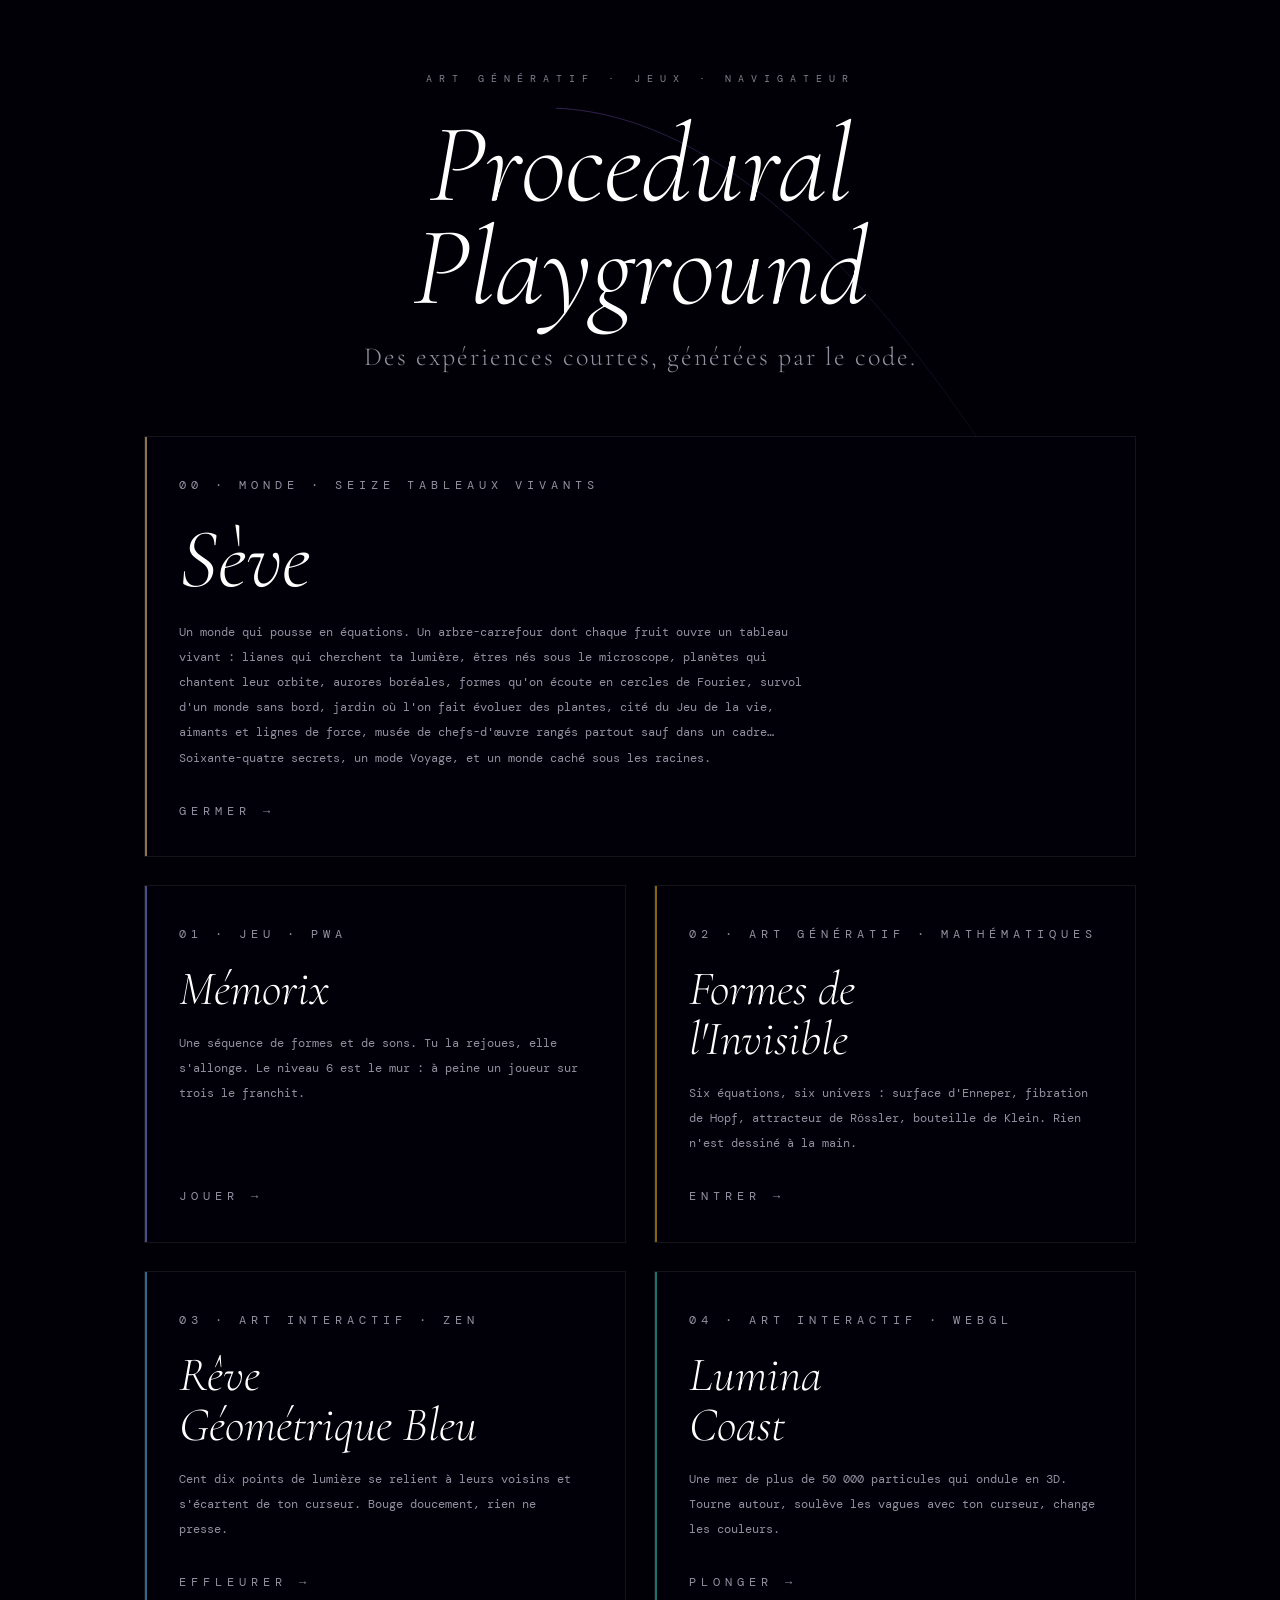
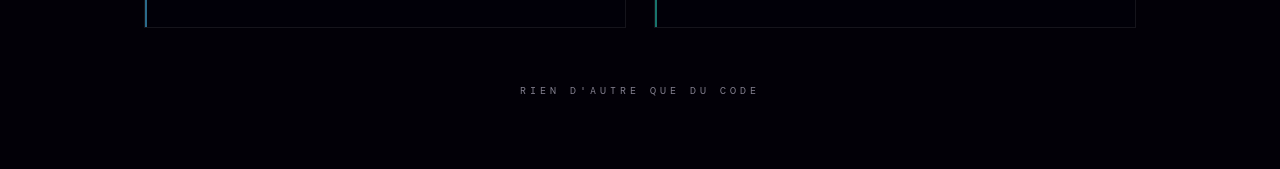
<file: accueil/index.html>
<!DOCTYPE html>
<html lang="fr">
<head>
<meta charset="UTF-8">
<meta name="viewport" content="width=device-width, initial-scale=1.0">
<meta name="description" content="Des expériences courtes, générées par le code : un jeu de mémoire et six équations qui dessinent l'invisible.">
<meta name="theme-color" content="#020007">
<title>Procedural Playground — Accueil</title>
<link rel="preconnect" href="https://fonts.googleapis.com">
<link rel="preconnect" href="https://fonts.gstatic.com" crossorigin>
<link href="https://fonts.googleapis.com/css2?family=Cormorant+Garamond:ital,wght@0,300;1,300;1,400&family=DM+Mono:wght@300;400&display=swap" rel="stylesheet">
<style>
*,*::before,*::after{margin:0;padding:0;box-sizing:border-box;}
:root{
  --bg:#020007;
  --fg:#ede8ff;
  --muted:rgba(237,232,255,.62);
  --faint:rgba(237,232,255,.55);
  --line:rgba(255,255,255,.08);
}
html{background:var(--bg);}
body{
  min-height:100vh;min-height:100svh;
  background:var(--bg);color:var(--fg);
  font-family:'DM Mono',ui-monospace,monospace;
  display:flex;align-items:center;justify-content:center;
  overflow-x:hidden;
}
#bg{position:fixed;inset:0;width:100%;height:100%;display:block;z-index:0;}
main{
  position:relative;z-index:1;
  width:100%;max-width:1040px;
  padding:72px 24px;
}
header{text-align:center;margin-bottom:64px;}
.pre{
  font-size:10px;letter-spacing:7px;text-transform:uppercase;
  color:var(--faint);margin-bottom:28px;
}
h1{
  font-family:'Cormorant Garamond',Georgia,serif;
  font-style:italic;font-weight:300;
  font-size:clamp(52px,10vw,112px);line-height:.92;color:#fff;
  margin-bottom:22px;
}
.lead{
  font-family:'Cormorant Garamond',Georgia,serif;
  font-weight:300;font-size:clamp(18px,2.6vw,26px);
  letter-spacing:2px;color:var(--muted);
}

.cards{display:grid;grid-template-columns:1fr;gap:20px;}
@media(min-width:760px){
  .cards{grid-template-columns:1fr 1fr;gap:28px;}
  .featured{grid-column:1/-1;min-height:0;}
}
.card.featured h2{font-size:clamp(52px,7vw,84px);}
.card.featured p{max-width:640px;}

.card{
  --c:#fff;
  position:relative;display:flex;flex-direction:column;
  padding:36px 34px 32px;min-height:300px;
  color:inherit;text-decoration:none;
  background:rgba(2,0,10,.72);
  -webkit-backdrop-filter:blur(18px);backdrop-filter:blur(18px);
  border:1px solid var(--line);
  transition:border-color .35s,transform .35s,box-shadow .35s;
}
.card::before{
  content:"";position:absolute;left:0;top:0;bottom:0;width:2px;
  background:var(--c);opacity:.55;transition:opacity .35s;
}
.card:hover,.card:focus-visible{
  border-color:color-mix(in srgb,var(--c) 45%,transparent);
  transform:translateY(-4px);
  box-shadow:0 18px 50px -20px var(--c);
}
.card:hover::before,.card:focus-visible::before{opacity:1;}
.card:focus-visible{outline:2px solid var(--c);outline-offset:4px;}

.num{font-size:10px;letter-spacing:5px;text-transform:uppercase;color:var(--c);margin-bottom:18px;}
.card h2{
  font-family:'Cormorant Garamond',Georgia,serif;
  font-style:italic;font-weight:300;
  font-size:clamp(34px,4.4vw,48px);line-height:1.04;color:#fff;margin-bottom:16px;
}
.card p{font-size:12px;line-height:2.1;color:var(--muted);}
.go{
  margin-top:auto;padding-top:28px;
  font-size:10px;letter-spacing:5px;text-transform:uppercase;color:var(--c);
}
.go span{display:inline-block;transition:transform .35s;}
.card:hover .go span,.card:focus-visible .go span{transform:translateX(6px);}

.seve{--c:#ffd48a;}
.memorix{--c:#818cf8;}
.formes{--c:#f0b800;}
.reve{--c:#4fc3f7;}
.lumina{--c:#2dd4bf;}

footer{
  margin-top:56px;text-align:center;
  font-size:10px;letter-spacing:4px;text-transform:uppercase;color:var(--faint);
}

@media(max-width:640px){
  main{padding:48px 20px;}
  header{margin-bottom:44px;}
  .card{padding:28px 24px 26px;min-height:0;}
}
@media(prefers-reduced-motion:reduce){
  .card,.card::before,.go span{transition:none;}
  .card:hover,.card:focus-visible{transform:none;}
}
</style>
</head>
<body>
<canvas id="bg" aria-hidden="true"></canvas>

<main>
  <header>
    <p class="pre">Art génératif · Jeux · Navigateur</p>
    <h1>Procedural<br>Playground</h1>
    <p class="lead">Des expériences courtes, générées par le code.</p>
  </header>

  <nav class="cards" aria-label="Expériences">
    <a class="card seve featured" href="../seve/">
      <p class="num">00 · Monde · Seize tableaux vivants</p>
      <h2>Sève</h2>
      <p>
        Un monde qui pousse en équations. Un arbre-carrefour dont chaque fruit ouvre un tableau vivant :
        lianes qui cherchent ta lumière, êtres nés sous le microscope, planètes qui chantent leur orbite,
        aurores boréales, formes qu'on écoute en cercles de Fourier, survol d'un monde sans bord, jardin où l'on fait évoluer des plantes,
        cité du Jeu de la vie, aimants et lignes de force, musée de chefs-d'œuvre rangés partout sauf dans un cadre…
        Soixante-quatre secrets, un mode Voyage, et un monde caché sous les racines.
      </p>
      <p class="go"><span>Germer →</span></p>
    </a>

    <a class="card memorix" href="../">
      <p class="num">01 · Jeu · PWA</p>
      <h2>Mémorix</h2>
      <p>
        Une séquence de formes et de sons. Tu la rejoues, elle s'allonge.
        Le niveau 6 est le mur : à peine un joueur sur trois le franchit.
      </p>
      <p class="go"><span>Jouer →</span></p>
    </a>

    <a class="card formes" href="../formes-de-linvisible/">
      <p class="num">02 · Art génératif · Mathématiques</p>
      <h2>Formes de<br>l'Invisible</h2>
      <p>
        Six équations, six univers : surface d'Enneper, fibration de Hopf,
        attracteur de Rössler, bouteille de Klein. Rien n'est dessiné à la main.
      </p>
      <p class="go"><span>Entrer →</span></p>
    </a>

    <a class="card reve" href="../reve-geometrique-bleu/">
      <p class="num">03 · Art interactif · Zen</p>
      <h2>Rêve<br>Géométrique Bleu</h2>
      <p>
        Cent dix points de lumière se relient à leurs voisins
        et s'écartent de ton curseur. Bouge doucement, rien ne presse.
      </p>
      <p class="go"><span>Effleurer →</span></p>
    </a>

    <a class="card lumina" href="../lumina-coast/">
      <p class="num">04 · Art interactif · WebGL</p>
      <h2>Lumina<br>Coast</h2>
      <p>
        Une mer de plus de 50 000 particules qui ondule en 3D.
        Tourne autour, soulève les vagues avec ton curseur, change les couleurs.
      </p>
      <p class="go"><span>Plonger →</span></p>
    </a>
  </nav>

  <footer>Rien d'autre que du code</footer>
</main>

<script>
(function(){
  'use strict';
  var cv=document.getElementById('bg'),ctx=cv.getContext('2d');
  var reduce=window.matchMedia&&matchMedia('(prefers-reduced-motion: reduce)').matches;
  var W=0,H=0,pts=[],s=0,phi=(1+Math.sqrt(5))/2;

  function size(){
    var dpr=window.devicePixelRatio||1;
    W=cv.clientWidth;H=cv.clientHeight;
    cv.width=W*dpr;cv.height=H*dpr;
    ctx.setTransform(dpr,0,0,dpr,0,0);
    ctx.fillStyle='#020007';ctx.fillRect(0,0,W,H);
  }

  function step(n){
    for(var k=0;k<n;k++){
      s+=.016;
      pts.push([
        W*.5+Math.cos(s)*W*.42,
        H*.5+Math.cos(phi*s+Math.sin(s*.13)*1.4)*H*.38
      ]);
      if(pts.length>1500)pts.shift();
    }
  }

  function draw(){
    ctx.fillStyle='rgba(2,0,7,.9)';ctx.fillRect(0,0,W,H);
    ctx.lineWidth=1;
    for(var i=1;i<pts.length;i++){
      var a=i/pts.length;
      ctx.beginPath();
      ctx.moveTo(pts[i-1][0],pts[i-1][1]);
      ctx.lineTo(pts[i][0],pts[i][1]);
      ctx.strokeStyle='hsla('+(240+60*Math.sin(i*.004))+',70%,66%,'+(a*a*.32)+')';
      ctx.stroke();
    }
  }

  function loop(){step(3);draw();requestAnimationFrame(loop);}

  size();
  window.addEventListener('resize',function(){size();if(reduce){step(1400);draw();}});
  if(reduce){step(1400);draw();}else{requestAnimationFrame(loop);}
})();
</script>
</body>
</html>
</file>
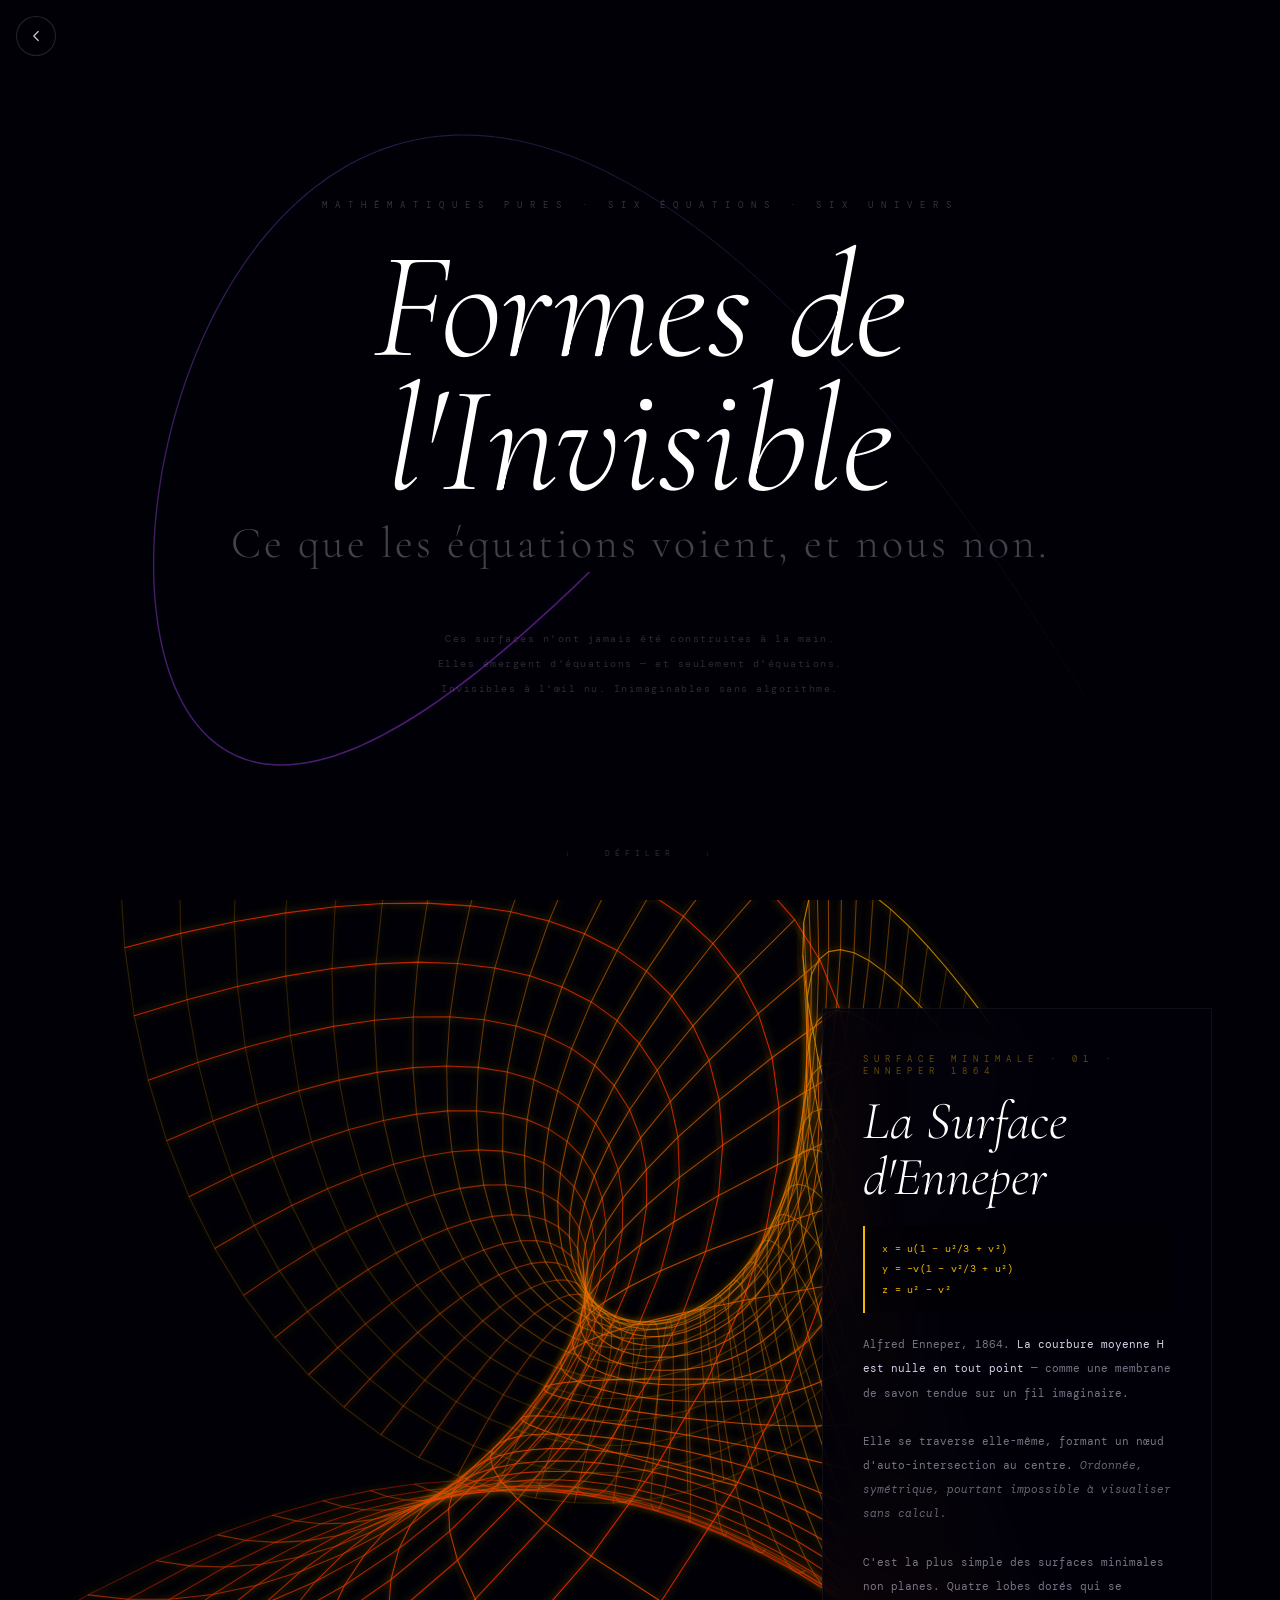
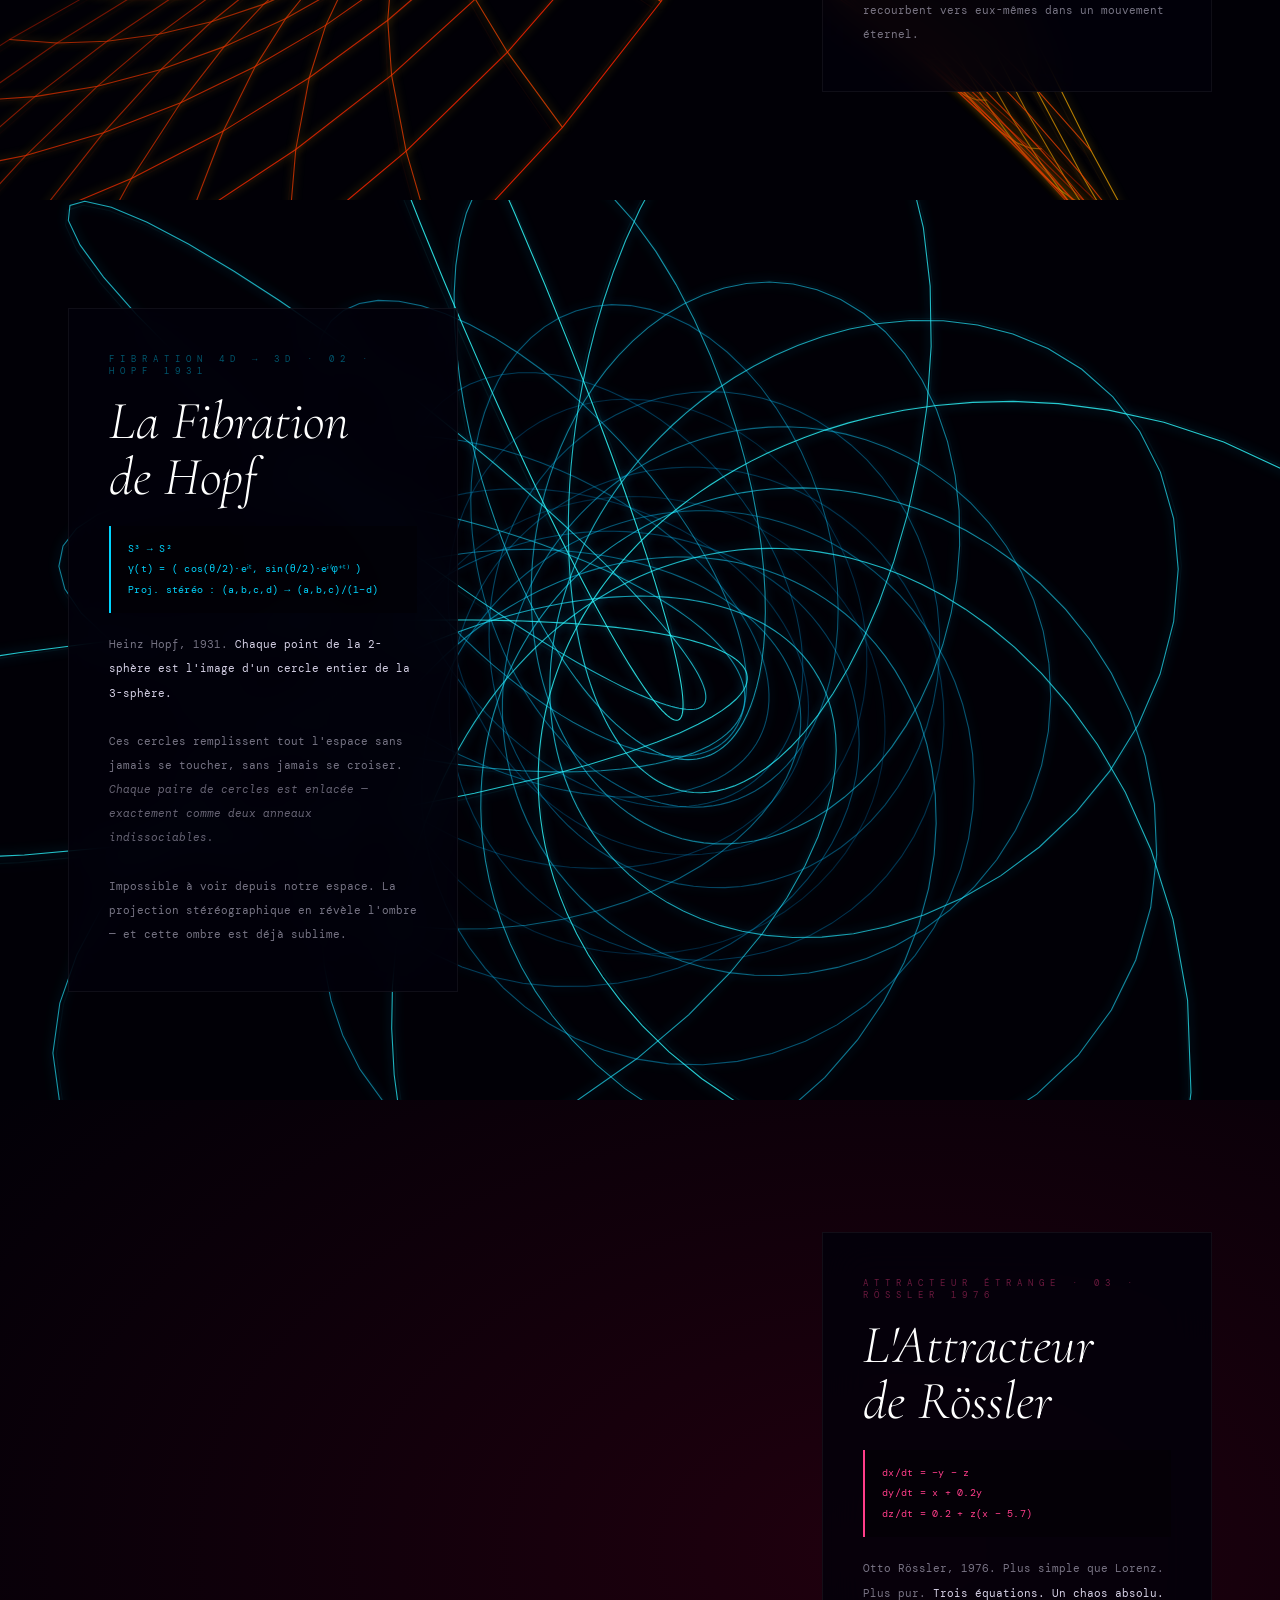
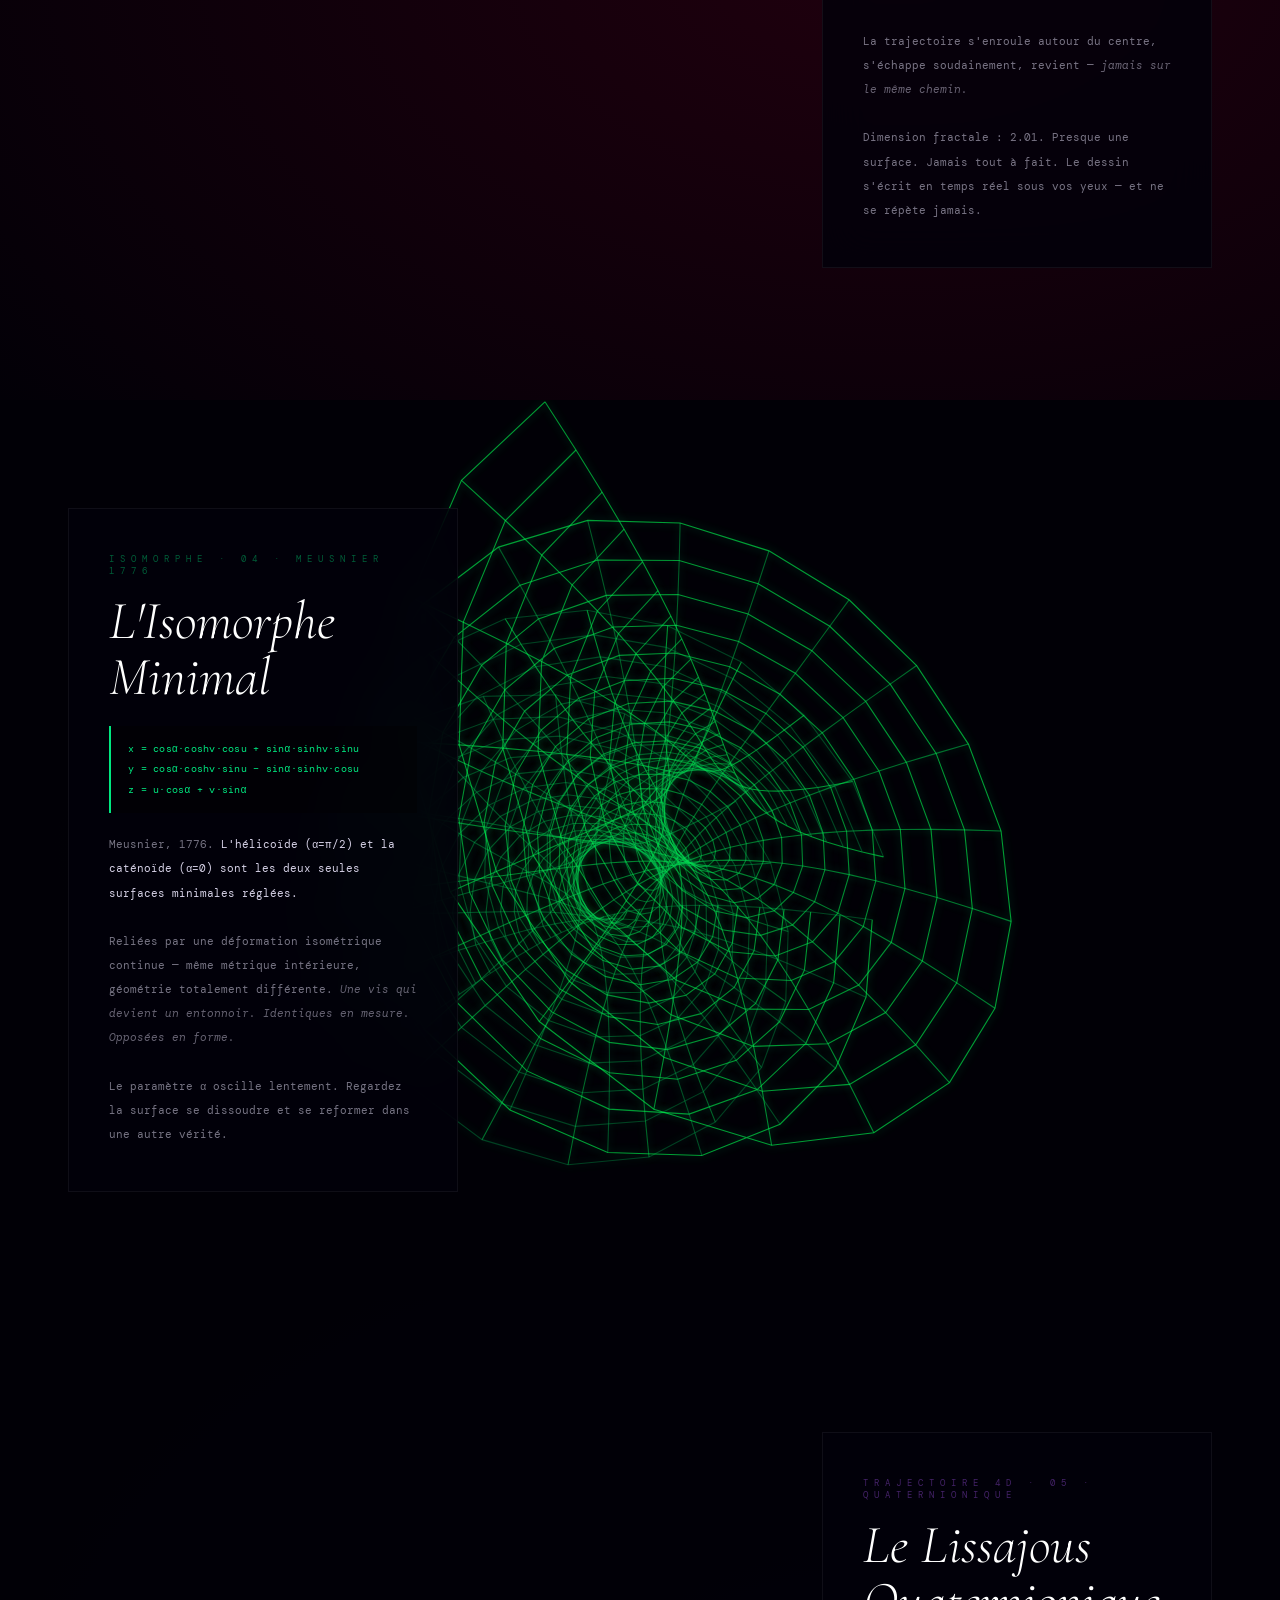
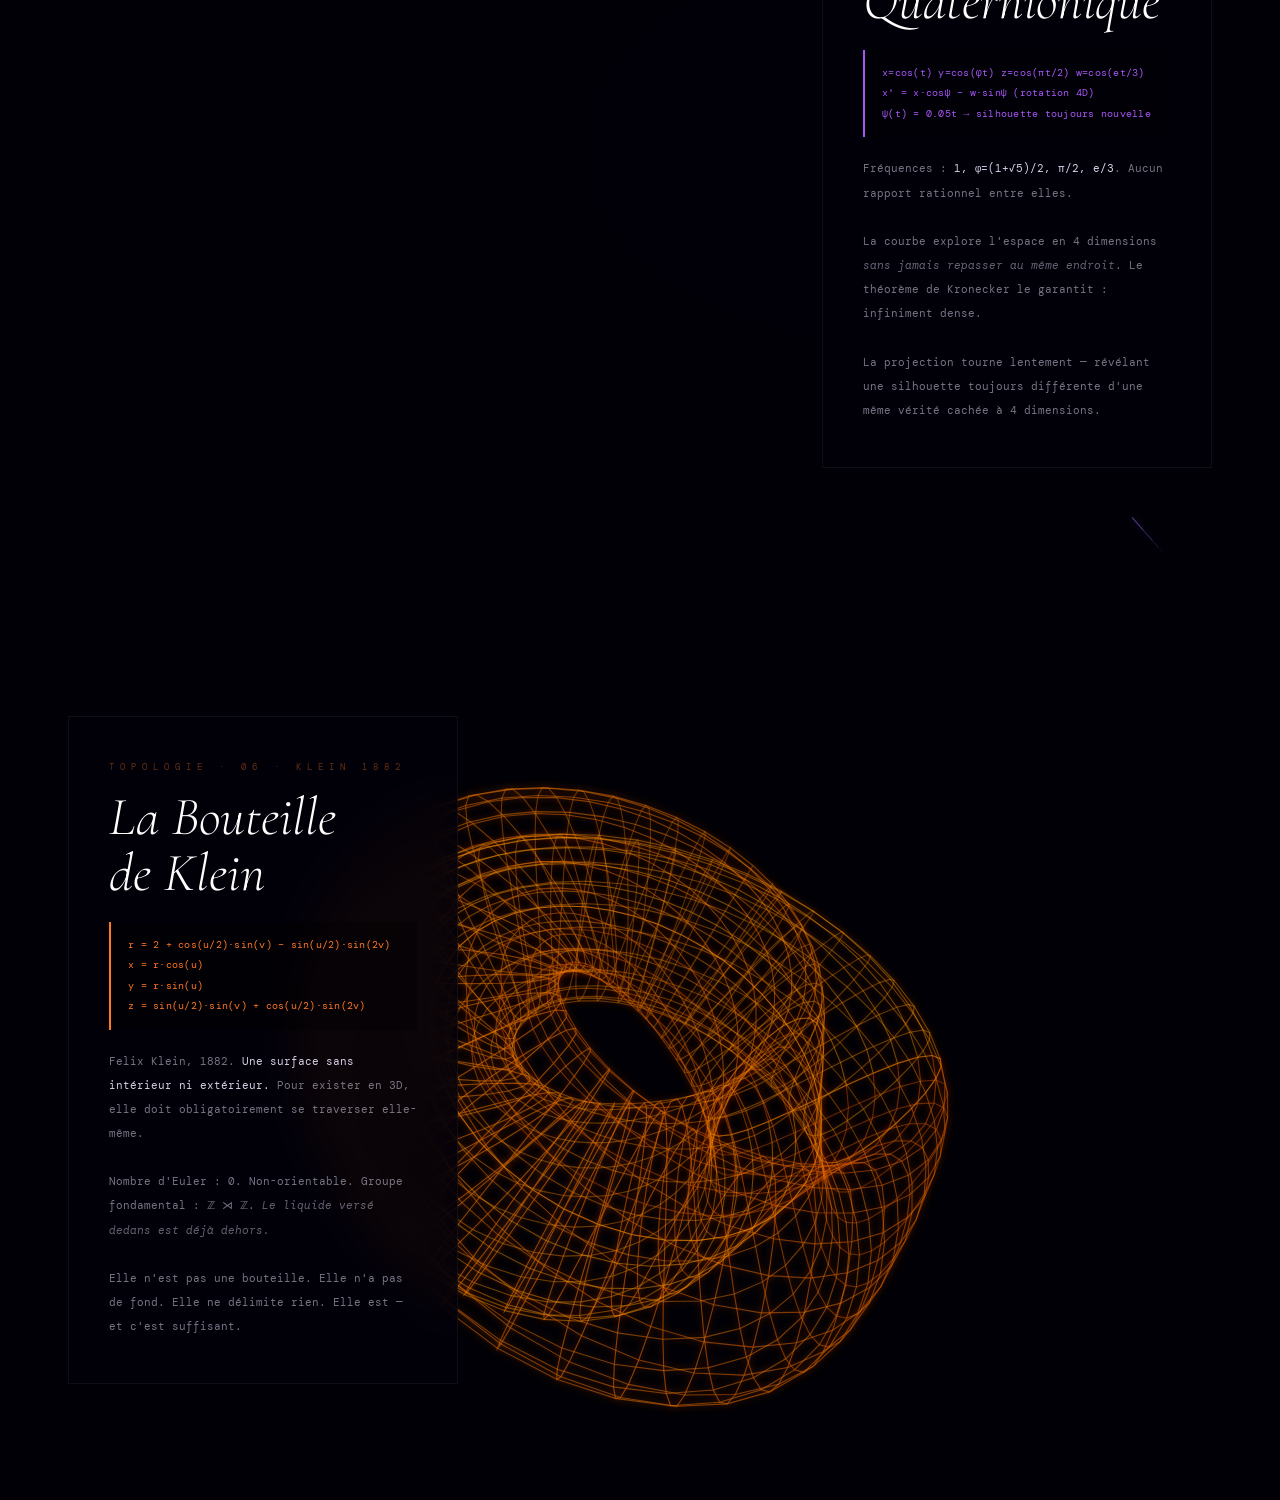
<file: formes-de-linvisible/index.html>
<!DOCTYPE html>
<html lang="fr">
<head>
<meta charset="UTF-8">
<meta name="viewport" content="width=device-width, initial-scale=1.0">
<title>Formes de l'Invisible — Équations Pures</title>
<style>
@import url('https://fonts.googleapis.com/css2?family=Cormorant+Garamond:ital,wght@0,300;0,400;1,300;1,400&family=DM+Mono:wght@300;400&display=swap');

*,*::before,*::after{margin:0;padding:0;box-sizing:border-box;}
html{scroll-behavior:smooth;scroll-snap-type:y mandatory;}
body{background:#020007;color:#ede8ff;font-family:'DM Mono',monospace;overflow-x:hidden;}

.s{
  height:100vh;min-height:600px;
  position:relative;display:flex;align-items:center;
  overflow:hidden;scroll-snap-align:start;
}
.s canvas{position:absolute;inset:0;width:100%;height:100%;display:block;}

.panel{
  position:relative;z-index:10;
  width:min(390px,calc(100vw - 48px));
  padding:44px 40px;margin:60px 68px;
  background:rgba(2,0,10,0.80);
  backdrop-filter:blur(22px);-webkit-backdrop-filter:blur(22px);
  border:1px solid rgba(255,255,255,0.055);
}
.s:nth-child(even) .panel{margin-left:auto;}

.pnum{font-size:9px;letter-spacing:6px;text-transform:uppercase;margin-bottom:16px;opacity:.4;}
.ptitle{
  font-family:'Cormorant Garamond',serif;
  font-size:clamp(34px,4.2vw,56px);
  font-style:italic;font-weight:300;
  line-height:1.05;margin-bottom:20px;color:#fff;
}
.peq{
  font-size:10px;line-height:2.05;padding:13px 17px;
  border-left:2.5px solid;margin-bottom:20px;
  background:rgba(0,0,0,.38);letter-spacing:.25px;white-space:pre-line;
}
.pdesc{font-size:10.5px;line-height:2.3;color:rgba(237,232,255,.5);}
.pdesc strong{color:rgba(237,232,255,.9);font-weight:400;}
.pdesc em{font-style:italic;opacity:.85;}

/* HERO */
#hero{
  height:100vh;display:flex;flex-direction:column;
  align-items:center;justify-content:center;
  text-align:center;scroll-snap-align:start;
}
#hero canvas{position:absolute;inset:0;width:100%;height:100%;}
.hi{position:relative;z-index:10;padding:0 24px;}
.hpre{font-size:9px;letter-spacing:8px;text-transform:uppercase;color:rgba(237,232,255,.22);margin-bottom:30px;}
.ht1{
  font-family:'Cormorant Garamond',serif;
  font-size:clamp(72px,13vw,152px);
  font-style:italic;font-weight:300;line-height:.88;color:#fff;margin-bottom:8px;
}
.ht2{
  font-family:'Cormorant Garamond',serif;
  font-size:clamp(20px,3.5vw,44px);
  font-weight:300;color:rgba(237,232,255,.28);margin-bottom:56px;letter-spacing:3px;
}
.hsub{font-size:10px;letter-spacing:1.5px;color:rgba(237,232,255,.18);line-height:2.5;}
.hscroll{
  position:absolute;bottom:42px;
  font-size:8px;letter-spacing:5px;text-transform:uppercase;
  color:rgba(237,232,255,.18);
  animation:sb 3s ease-in-out infinite;
}
@keyframes sb{0%,100%{opacity:.18;transform:translateY(0);}50%{opacity:.35;transform:translateY(7px);}}

@media(max-width:640px){
  .panel{margin:20px;width:calc(100vw - 40px);padding:26px 22px;}
  .s:nth-child(even) .panel{margin-left:20px;}
}
</style>
</head>
<body>

<a href="../accueil/" class="pp-back" aria-label="Retour à l'accueil" title="Retour à l'accueil"><svg viewBox="0 0 24 24" width="18" height="18" aria-hidden="true"><path d="M15 18l-6-6 6-6" fill="none" stroke="currentColor" stroke-width="1.6" stroke-linecap="round" stroke-linejoin="round"/></svg></a>
<style>
.pp-back{position:fixed;top:16px;left:16px;z-index:1000;width:40px;height:40px;display:flex;align-items:center;justify-content:center;border-radius:50%;color:rgba(237,232,255,.85);background:rgba(2,0,10,.55);border:1px solid rgba(255,255,255,.14);-webkit-backdrop-filter:blur(10px);backdrop-filter:blur(10px);cursor:pointer;text-decoration:none;transition:background .25s,border-color .25s,transform .25s}
.pp-back:hover,.pp-back:focus-visible{background:rgba(2,0,10,.85);border-color:rgba(255,255,255,.4);transform:translateX(-2px)}
.pp-back:focus-visible{outline:2px solid rgba(237,232,255,.7);outline-offset:3px}
</style>

<!-- ═══ HERO ═══ -->
<section id="hero">
  <canvas id="cv0"></canvas>
  <div class="hi">
    <p class="hpre">Mathématiques Pures · Six Équations · Six Univers</p>
    <h1 class="ht1">Formes de<br>l'Invisible</h1>
    <p class="ht2">Ce que les équations voient, et nous non.</p>
    <p class="hsub">
      Ces surfaces n'ont jamais été construites à la main.<br>
      Elles émergent d'équations — et seulement d'équations.<br>
      Invisibles à l'œil nu. Inimaginables sans algorithme.
    </p>
  </div>
  <p class="hscroll">↓ &nbsp; défiler &nbsp; ↓</p>
</section>

<!-- ═══ 01 ENNEPER ═══ -->
<section class="s" style="background:radial-gradient(ellipse 90% 80% at 70% 50%,rgba(45,24,0,.65),#020007)">
  <canvas id="cv1"></canvas>
  <div class="panel">
    <p class="pnum" style="color:#f0b800">Surface Minimale · 01 · Enneper 1864</p>
    <h2 class="ptitle">La Surface<br>d'Enneper</h2>
    <div class="peq" style="border-color:#f0b800;color:#f0b800">x = u(1 − u²/3 + v²)
y = −v(1 − v²/3 + u²)
z = u² − v²</div>
    <p class="pdesc">
      Alfred Enneper, 1864. <strong>La courbure moyenne H est nulle en tout point</strong>
      — comme une membrane de savon tendue sur un fil imaginaire.
      <br><br>
      Elle se traverse elle-même, formant un nœud d'auto-intersection au centre.
      <em>Ordonnée, symétrique, pourtant impossible à visualiser sans calcul.</em>
      <br><br>
      C'est la plus simple des surfaces minimales non planes. Quatre lobes dorés
      qui se recourbent vers eux-mêmes dans un mouvement éternel.
    </p>
  </div>
</section>

<!-- ═══ 02 HOPF ═══ -->
<section class="s" style="background:radial-gradient(ellipse 90% 80% at 30% 50%,rgba(0,25,48,.65),#020007)">
  <canvas id="cv2"></canvas>
  <div class="panel">
    <p class="pnum" style="color:#00d4ff">Fibration 4D → 3D · 02 · Hopf 1931</p>
    <h2 class="ptitle">La Fibration<br>de Hopf</h2>
    <div class="peq" style="border-color:#00d4ff;color:#00d4ff">S³ → S²
γ(t) = ( cos(θ/2)·eⁱᵗ, sin(θ/2)·eⁱ⁽φ⁺ᵗ⁾ )
Proj. stéréo : (a,b,c,d) → (a,b,c)/(1−d)</div>
    <p class="pdesc">
      Heinz Hopf, 1931. <strong>Chaque point de la 2-sphère est l'image
      d'un cercle entier de la 3-sphère.</strong>
      <br><br>
      Ces cercles remplissent tout l'espace sans jamais se toucher,
      sans jamais se croiser. <em>Chaque paire de cercles est enlacée —
      exactement comme deux anneaux indissociables.</em>
      <br><br>
      Impossible à voir depuis notre espace. La projection stéréographique
      en révèle l'ombre — et cette ombre est déjà sublime.
    </p>
  </div>
</section>

<!-- ═══ 03 RÖSSLER ═══ -->
<section class="s" style="background:radial-gradient(ellipse 90% 80% at 70% 50%,rgba(48,0,18,.65),#020007)">
  <canvas id="cv3"></canvas>
  <div class="panel">
    <p class="pnum" style="color:#ff3d8a">Attracteur Étrange · 03 · Rössler 1976</p>
    <h2 class="ptitle">L'Attracteur<br>de Rössler</h2>
    <div class="peq" style="border-color:#ff3d8a;color:#ff3d8a">dx/dt = −y − z
dy/dt = x + 0.2y
dz/dt = 0.2 + z(x − 5.7)</div>
    <p class="pdesc">
      Otto Rössler, 1976. Plus simple que Lorenz. Plus pur.
      <strong>Trois équations. Un chaos absolu.</strong>
      <br><br>
      La trajectoire s'enroule autour du centre, s'échappe soudainement,
      revient — <em>jamais sur le même chemin.</em>
      <br><br>
      Dimension fractale : 2.01. Presque une surface. Jamais tout à fait.
      Le dessin s'écrit en temps réel sous vos yeux — et ne se répète jamais.
    </p>
  </div>
</section>

<!-- ═══ 04 MORPHOSE MINIMALE ═══ -->
<section class="s" style="background:radial-gradient(ellipse 90% 80% at 30% 50%,rgba(0,28,14,.65),#020007)">
  <canvas id="cv4"></canvas>
  <div class="panel">
    <p class="pnum" style="color:#00e880">Isomorphe · 04 · Meusnier 1776</p>
    <h2 class="ptitle">L'Isomorphe<br>Minimal</h2>
    <div class="peq" style="border-color:#00e880;color:#00e880">x = cosα·coshv·cosu + sinα·sinhv·sinu
y = cosα·coshv·sinu − sinα·sinhv·cosu
z = u·cosα + v·sinα</div>
    <p class="pdesc">
      Meusnier, 1776. <strong>L'hélicoïde (α=π/2) et la caténoïde (α=0)
      sont les deux seules surfaces minimales réglées.</strong>
      <br><br>
      Reliées par une déformation isométrique continue — même
      métrique intérieure, géométrie totalement différente.
      <em>Une vis qui devient un entonnoir. Identiques en mesure. Opposées en forme.</em>
      <br><br>
      Le paramètre α oscille lentement. Regardez la surface se dissoudre
      et se reformer dans une autre vérité.
    </p>
  </div>
</section>

<!-- ═══ 05 LISSAJOUS 4D ═══ -->
<section class="s" style="background:radial-gradient(ellipse 90% 80% at 70% 50%,rgba(20,0,48,.65),#020007)">
  <canvas id="cv5"></canvas>
  <div class="panel">
    <p class="pnum" style="color:#a855f7">Trajectoire 4D · 05 · Quaternionique</p>
    <h2 class="ptitle">Le Lissajous<br>Quaternionique</h2>
    <div class="peq" style="border-color:#a855f7;color:#a855f7">x=cos(t)  y=cos(φt)  z=cos(πt/2)  w=cos(et/3)
x' = x·cosψ − w·sinψ  (rotation 4D)
ψ(t) = 0.05t  →  silhouette toujours nouvelle</div>
    <p class="pdesc">
      Fréquences : <strong>1, φ=(1+√5)/2, π/2, e/3</strong>.
      Aucun rapport rationnel entre elles.
      <br><br>
      La courbe explore l'espace en 4 dimensions <em>sans jamais repasser
      au même endroit</em>. Le théorème de Kronecker le garantit : infiniment dense.
      <br><br>
      La projection tourne lentement — révélant une silhouette toujours
      différente d'une même vérité cachée à 4 dimensions.
    </p>
  </div>
</section>

<!-- ═══ 06 KLEIN ═══ -->
<section class="s" style="background:radial-gradient(ellipse 90% 80% at 30% 50%,rgba(44,14,0,.65),#020007)">
  <canvas id="cv6"></canvas>
  <div class="panel">
    <p class="pnum" style="color:#ff7520">Topologie · 06 · Klein 1882</p>
    <h2 class="ptitle">La Bouteille<br>de Klein</h2>
    <div class="peq" style="border-color:#ff7520;color:#ff7520">r = 2 + cos(u/2)·sin(v) − sin(u/2)·sin(2v)
x = r·cos(u)
y = r·sin(u)
z = sin(u/2)·sin(v) + cos(u/2)·sin(2v)</div>
    <p class="pdesc">
      Felix Klein, 1882. <strong>Une surface sans intérieur ni extérieur.</strong>
      Pour exister en 3D, elle doit obligatoirement se traverser elle-même.
      <br><br>
      Nombre d'Euler : 0. Non-orientable. Groupe fondamental : ℤ ⋊ ℤ.
      <em>Le liquide versé dedans est déjà dehors.</em>
      <br><br>
      Elle n'est pas une bouteille. Elle n'a pas de fond. Elle ne délimite rien.
      Elle est — et c'est suffisant.
    </p>
  </div>
</section>

<script>
'use strict';

// ═══════════════════════════════════════════════
//  MATH 3D
// ═══════════════════════════════════════════════
const rx=(p,a)=>{const c=Math.cos(a),s=Math.sin(a);return[p[0],p[1]*c-p[2]*s,p[1]*s+p[2]*c];};
const ry=(p,a)=>{const c=Math.cos(a),s=Math.sin(a);return[p[0]*c+p[2]*s,p[1],-p[0]*s+p[2]*c];};
function prj(p,W,H,fov=420){const sc=fov/(fov-p[2]*.52);return[W*.5+p[0]*sc,H*.5+p[1]*sc,p[2]];}
function clamp(x,a,b){return Math.max(a,Math.min(b,x));}

// ─── surface grid renderer ───────────────────
function drawSurface(ctx,W,H,pts,nu,nv,getColor,fov=420){
  ctx.lineWidth=1.1;
  // horizontal lines
  for(let i=0;i<nu;i++){
    ctx.beginPath();
    let zSum=0;
    for(let j=0;j<nv;j++){
      const[px,py,pz]=prj(pts[i*nv+j],W,H,fov);
      zSum+=pz;
      j===0?ctx.moveTo(px,py):ctx.lineTo(px,py);
    }
    const avg=zSum/nv;
    ctx.strokeStyle=getColor(i/nu,avg);
    ctx.stroke();
  }
  // vertical lines
  for(let j=0;j<nv;j++){
    ctx.beginPath();
    let zSum=0;
    for(let i=0;i<nu;i++){
      const[px,py,pz]=prj(pts[i*nv+j],W,H,fov);
      zSum+=pz;
      i===0?ctx.moveTo(px,py):ctx.lineTo(px,py);
    }
    const avg=zSum/nu;
    ctx.strokeStyle=getColor(j/nv,avg);
    ctx.stroke();
  }
}

// ═══════════════════════════════════════════════
//  VIZ 0 — HERO : nebula de lissajous doux
// ═══════════════════════════════════════════════
const heroState={pts:[],s:0};
function drawHero(ctx,W,H,t){
  ctx.fillStyle='rgba(2,0,7,.92)';ctx.fillRect(0,0,W,H);
  const phi=(1+Math.sqrt(5))/2;
  const dt=0.018;
  for(let k=0;k<4;k++){
    heroState.s+=dt;
    const s=heroState.s;
    const x=Math.cos(s)*W*.38+W*.5;
    const y=Math.cos(phi*s)*H*.35+H*.5;
    heroState.pts.push([x,y]);
    if(heroState.pts.length>1800)heroState.pts.shift();
  }
  if(heroState.pts.length<2)return;
  ctx.save();
  ctx.shadowBlur=14;ctx.shadowColor='rgba(120,80,255,.6)';
  for(let i=1;i<heroState.pts.length;i++){
    const alpha=i/heroState.pts.length;
    ctx.beginPath();
    ctx.moveTo(heroState.pts[i-1][0],heroState.pts[i-1][1]);
    ctx.lineTo(heroState.pts[i][0],heroState.pts[i][1]);
    ctx.strokeStyle=`rgba(${Math.floor(100+80*Math.sin(i*.01))},${Math.floor(60+60*Math.cos(i*.007))},${Math.floor(200+55*Math.sin(i*.013))},${alpha*.55})`;
    ctx.lineWidth=.7+alpha*1.0;
    ctx.stroke();
  }
  ctx.restore();
  // faint title hint: nothing, let CSS text shine
}

// ═══════════════════════════════════════════════
//  VIZ 1 — ENNEPER
// ═══════════════════════════════════════════════
function drawEnneper(ctx,W,H,t){
  ctx.fillStyle='rgba(2,0,7,.93)';ctx.fillRect(0,0,W,H);
  const n=34,sc=Math.min(W,H)*.135;
  const pts=[];
  for(let i=0;i<n;i++){
    for(let j=0;j<n;j++){
      const u=-1.78+(i/(n-1))*3.56;
      const v=-1.78+(j/(n-1))*3.56;
      let p=[
        sc*(u-u*u*u/3+u*v*v),
        sc*(-(v-v*v*v/3+v*u*u)),
        sc*(u*u-v*v)
      ];
      p=ry(p,t*.22);p=rx(p,t*.12+.4);
      pts.push(p);
    }
  }
  ctx.save();ctx.shadowBlur=9;ctx.shadowColor='rgba(240,184,0,.7)';
  function enColor(k,z){
    const d=clamp((z+sc*2)/(sc*4),.05,1);
    const b=Math.floor(30+140*k);
    return`rgba(240,${b},0,${.15+.75*d})`;
  }
  drawSurface(ctx,W,H,pts,n,n,enColor);
  ctx.restore();
}

// ═══════════════════════════════════════════════
//  VIZ 2 — HOPF FIBRATION
// ═══════════════════════════════════════════════
function drawHopf(ctx,W,H,t){
  ctx.fillStyle='rgba(2,0,7,.93)';ctx.fillRect(0,0,W,H);
  const N_fib=26, N_pts=90;
  const sc=Math.min(W,H)*.26;
  const goldenA=2.39996;
  ctx.save();
  ctx.shadowBlur=11;ctx.shadowColor='rgba(0,210,255,.65)';
  ctx.lineWidth=1.1;
  for(let fi=0;fi<N_fib;fi++){
    const theta=.45+(fi/(N_fib-1))*1.65;  // θ ∈ [0.45, 2.1]
    const phi_base=fi*goldenA;
    const cHalf=Math.cos(theta*.5), sHalf=Math.sin(theta*.5);
    const frac=fi/(N_fib-1); // 0..1
    const r=Math.floor(0+50*frac);
    const g=Math.floor(170+85*frac);
    const b=255;
    ctx.beginPath();
    let first=true;
    for(let pi=0;pi<=N_pts;pi++){
      const tp=pi/N_pts*Math.PI*2;
      const a=cHalf*Math.cos(tp);
      const bv=cHalf*Math.sin(tp);
      const c=sHalf*Math.cos(phi_base+tp);
      const d=sHalf*Math.sin(phi_base+tp);
      const denom=1-d;
      if(Math.abs(denom)<.02)continue;
      let p=[a/denom*sc, bv/denom*sc, c/denom*sc];
      p=ry(p,t*.18);p=rx(p,t*.11+.3);
      const[px,py,pz]=prj(p,W,H,500);
      const depth=clamp((pz+sc*3)/(sc*6),.05,1);
      if(first){ctx.moveTo(px,py);first=false;}else ctx.lineTo(px,py);
    }
    ctx.strokeStyle=`rgba(${r},${g},${b},${.2+.65*(fi/N_fib)})`;
    ctx.stroke();
  }
  ctx.restore();
}

// ═══════════════════════════════════════════════
//  VIZ 3 — RÖSSLER
// ═══════════════════════════════════════════════
const rosslerState={x:1,y:0,z:0,pts:[]};
function drawRossler(ctx,W,H,t){
  ctx.fillStyle='rgba(2,0,7,.93)';ctx.fillRect(0,0,W,H);
  const rs=rosslerState;
  const sc=Math.min(W,H)*.065;
  const dt=0.015;
  for(let k=0;k<7;k++){
    const{x,y,z}=rs;
    rs.x+=(-y-z)*dt;
    rs.y+=(x+.2*y)*dt;
    rs.z+=(.2+z*(x-5.7))*dt;
    let p=[rs.x*sc, rs.y*sc, rs.z*sc];
    p=ry(p,.5);p=rx(p,.25);
    rs.pts.push(p);
    if(rs.pts.length>2600)rs.pts.shift();
  }
  if(rs.pts.length<2)return;
  ctx.save();
  ctx.lineWidth=1.1;
  ctx.shadowBlur=12;ctx.shadowColor='rgba(255,50,130,.7)';
  for(let i=1;i<rs.pts.length;i++){
    const alpha=i/rs.pts.length;
    const[px,py]=prj(rs.pts[i],W,H,500);
    const[ppx,ppy]=prj(rs.pts[i-1],W,H,500);
    ctx.beginPath();
    ctx.moveTo(ppx,ppy);ctx.lineTo(px,py);
    const hue=320+40*Math.sin(i*.0025);
    ctx.strokeStyle=`hsla(${hue},100%,60%,${.08+.82*alpha*alpha})`;
    ctx.stroke();
  }
  // draw last segment tip bright
  const tip=rs.pts[rs.pts.length-1];
  const[tx,ty]=prj(tip,W,H,500);
  ctx.shadowBlur=22;ctx.shadowColor='#fff';
  ctx.beginPath();ctx.arc(tx,ty,3,0,Math.PI*2);
  ctx.fillStyle='rgba(255,200,230,.95)';ctx.fill();
  ctx.restore();
}

// ═══════════════════════════════════════════════
//  VIZ 4 — HÉLICOÏDE ↔ CATÉNOÏDE
// ═══════════════════════════════════════════════
function drawMinimal(ctx,W,H,t){
  ctx.fillStyle='rgba(2,0,7,.93)';ctx.fillRect(0,0,W,H);
  const n=32,sc=Math.min(W,H)*.09;
  const alpha=(Math.sin(t*.32)*.5+.5)*Math.PI*.5; // 0 → π/2
  const pts=[];
  for(let i=0;i<n;i++){
    for(let j=0;j<n;j++){
      const u=-Math.PI*1.6+(i/(n-1))*Math.PI*3.2;
      const v=-2+(j/(n-1))*4;
      const ca=Math.cos(alpha),sa=Math.sin(alpha);
      const ch=Math.cosh(v),sh=Math.sinh(v);
      let p=[
        sc*(ca*ch*Math.cos(u)+sa*sh*Math.sin(u)),
        sc*(ca*ch*Math.sin(u)-sa*sh*Math.cos(u)),
        sc*(u*ca+v*sa)
      ];
      p=ry(p,t*.28);p=rx(p,t*.1+.2);
      pts.push(p);
    }
  }
  ctx.save();ctx.shadowBlur=9;ctx.shadowColor='rgba(0,230,120,.65)';
  function minColor(k,z){
    const d=clamp((z+sc*5)/(sc*10),.05,1);
    const g=Math.floor(170+85*k);
    return`rgba(0,${g},80,${.12+.72*d})`;
  }
  drawSurface(ctx,W,H,pts,n,n,minColor,500);
  ctx.restore();
}

// ═══════════════════════════════════════════════
//  VIZ 5 — LISSAJOUS QUATERNIONIQUE
// ═══════════════════════════════════════════════
const lissState={pts:[],s:0};
function drawLissajous(ctx,W,H,t){
  ctx.fillStyle='rgba(2,0,7,.93)';ctx.fillRect(0,0,W,H);
  const phi=(1+Math.sqrt(5))*.5;
  const sc=Math.min(W,H)*.36;
  const dt=.045;
  const psi=t*.045; // 4D rotation angle
  for(let k=0;k<5;k++){
    lissState.s+=dt;
    const s=lissState.s;
    const x=Math.cos(s);
    const y=Math.cos(phi*s);
    const z=Math.cos(Math.PI*.5*s);
    const w=Math.cos(Math.E/3*s);
    // rotate in (x,w) plane
    const xp=x*Math.cos(psi)-w*Math.sin(psi);
    let p=[xp*sc,y*sc,z*sc];
    p=ry(p,t*.18);p=rx(p,t*.08);
    lissState.pts.push(p);
    if(lissState.pts.length>2800)lissState.pts.shift();
  }
  if(lissState.pts.length<2)return;
  ctx.save();ctx.lineWidth=1.1;
  ctx.shadowBlur=10;ctx.shadowColor='rgba(168,85,247,.7)';
  for(let i=1;i<lissState.pts.length;i++){
    const alpha=i/lissState.pts.length;
    const[px,py]=prj(lissState.pts[i],W,H,500);
    const[ppx,ppy]=prj(lissState.pts[i-1],W,H,500);
    ctx.beginPath();ctx.moveTo(ppx,ppy);ctx.lineTo(px,py);
    const hue=260+60*Math.sin(i*.003);
    ctx.strokeStyle=`hsla(${hue},80%,68%,${.05+.75*alpha*alpha})`;
    ctx.stroke();
  }
  ctx.restore();
}

// ═══════════════════════════════════════════════
//  VIZ 6 — BOUTEILLE DE KLEIN
// ═══════════════════════════════════════════════
function drawKlein(ctx,W,H,t){
  ctx.fillStyle='rgba(2,0,7,.93)';ctx.fillRect(0,0,W,H);
  const n=44,sc=Math.min(W,H)*.115;
  const pts=[];
  for(let i=0;i<n;i++){
    for(let j=0;j<n;j++){
      const u=(i/(n-1))*Math.PI*2;
      const v=(j/(n-1))*Math.PI*2;
      const cu2=Math.cos(u*.5),su2=Math.sin(u*.5);
      const sv=Math.sin(v),s2v=Math.sin(2*v);
      const r=2+cu2*sv-su2*s2v;
      let p=[
        sc*r*Math.cos(u),
        sc*r*Math.sin(u),
        sc*(su2*sv+cu2*s2v)
      ];
      p=ry(p,t*.22);p=rx(p,t*.13+.5);
      pts.push(p);
    }
  }
  ctx.save();ctx.shadowBlur=9;ctx.shadowColor='rgba(255,117,32,.65)';
  function kleinColor(k,z){
    const d=clamp((z+sc*3.5)/(sc*7),.05,1);
    const rr=Math.floor(200+55*k);
    const gg=Math.floor(80+80*k);
    return`rgba(${rr},${gg},0,${.1+.75*d})`;
  }
  drawSurface(ctx,W,H,pts,n,n,kleinColor);
  ctx.restore();
}

// ═══════════════════════════════════════════════
//  ANIMATION LOOP
// ═══════════════════════════════════════════════
const vizMap={
  cv0:drawHero,cv1:drawEnneper,cv2:drawHopf,
  cv3:drawRossler,cv4:drawMinimal,cv5:drawLissajous,cv6:drawKlein
};
const active=new Set();

// Init canvas sizes
function sizeCanvas(cv){
  const dpr=window.devicePixelRatio||1;
  const W=cv.offsetWidth,H=cv.offsetHeight;
  if(!W||!H)return false;
  if(cv.width!==W*dpr||cv.height!==H*dpr){cv.width=W*dpr;cv.height=H*dpr;}
  return true;
}

// IntersectionObserver
const io=new IntersectionObserver(entries=>{
  entries.forEach(e=>{
    if(e.isIntersecting)active.add(e.target.id);
    else active.delete(e.target.id);
  });
},{threshold:.05});

Object.keys(vizMap).forEach(id=>{
  const cv=document.getElementById(id);
  if(cv)io.observe(cv);
});

let globalT=0,lastTs=0;
function loop(ts){
  const dt=Math.min((ts-lastTs)/1000,.05);
  lastTs=ts;globalT+=dt;
  active.forEach(id=>{
    const cv=document.getElementById(id);
    if(!cv||!sizeCanvas(cv))return;
    const dpr=window.devicePixelRatio||1;
    const W=cv.offsetWidth,H=cv.offsetHeight;
    const ctx=cv.getContext('2d');
    ctx.setTransform(dpr,0,0,dpr,0,0);
    vizMap[id](ctx,W,H,globalT);
  });
  requestAnimationFrame(loop);
}
requestAnimationFrame(loop);
</script>
</body>
</html>
</file>
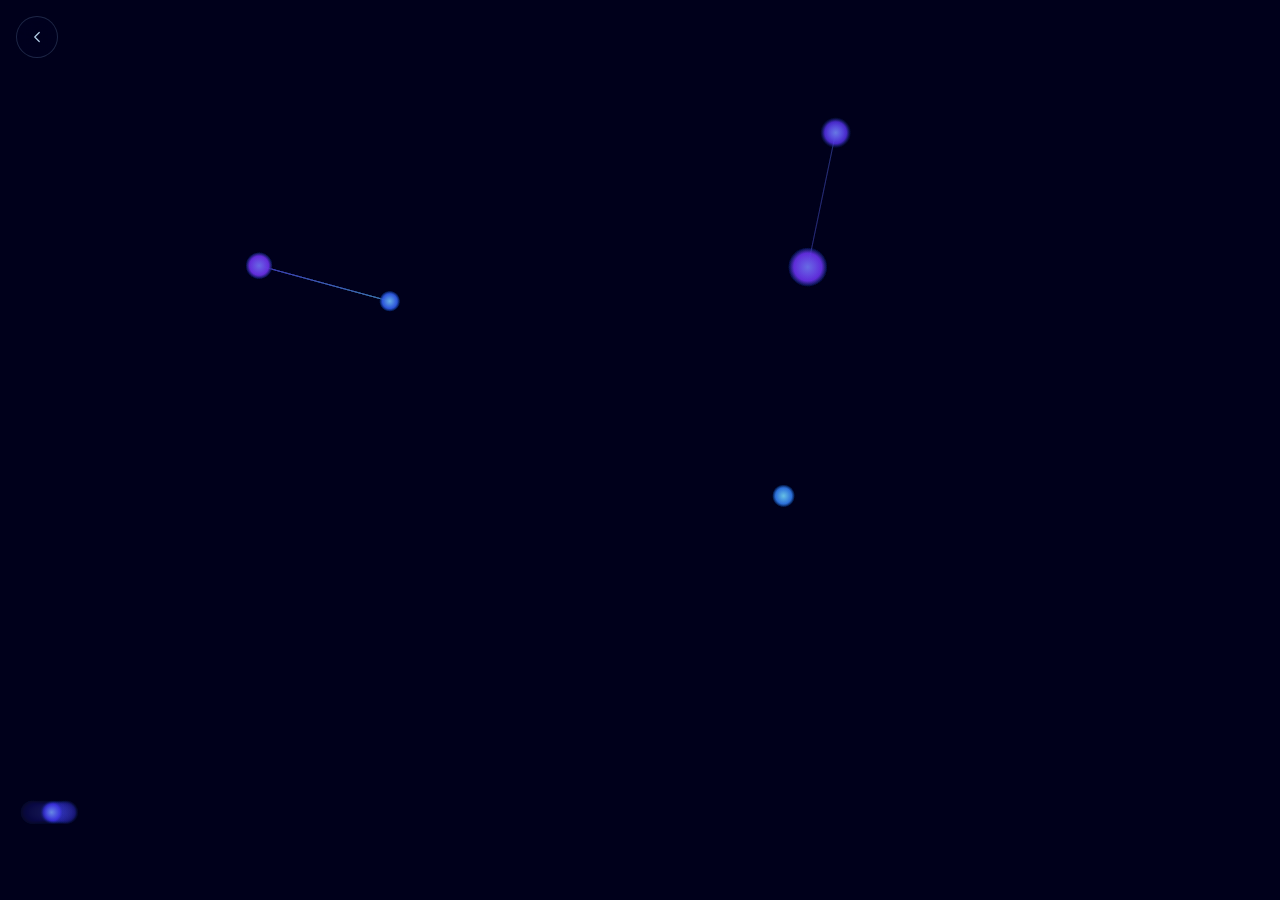
<file: reve-geometrique-bleu/index.html>
<!DOCTYPE html>
<html lang="fr">
<head>
    <meta charset="UTF-8">
    <meta name="viewport" content="width=device-width, initial-scale=1.0">
    <title>Rêve Géométrique Bleu - Zen & Futuriste</title>
    <style>
        body {
            margin: 0;
            overflow: hidden;
            background-color: #000022;
            cursor: none; /* On masque complètement le curseur natif */
        }
        canvas {
            display: block;
        }
    </style>
</head>
<body>
    <a href="../accueil/" class="pp-back" aria-label="Retour à l'accueil" title="Retour à l'accueil"><svg viewBox="0 0 24 24" width="18" height="18" aria-hidden="true"><path d="M15 18l-6-6 6-6" fill="none" stroke="currentColor" stroke-width="1.6" stroke-linecap="round" stroke-linejoin="round"/></svg></a>
    <style>
    .pp-back{position:fixed;top:16px;left:16px;z-index:1000;width:40px;height:40px;display:flex;align-items:center;justify-content:center;border-radius:50%;color:rgba(200,230,255,.9);background:rgba(0,0,34,.55);border:1px solid rgba(160,210,255,.18);-webkit-backdrop-filter:blur(10px);backdrop-filter:blur(10px);cursor:pointer;text-decoration:none;transition:background .25s,border-color .25s,transform .25s}
    .pp-back:hover,.pp-back:focus-visible{background:rgba(0,0,34,.85);border-color:rgba(160,210,255,.45);transform:translateX(-2px)}
    .pp-back:focus-visible{outline:2px solid rgba(160,210,255,.7);outline-offset:3px}
    </style>
    <canvas id="canvas"></canvas>
    <script>
        const canvas = document.getElementById('canvas');
        const ctx = canvas.getContext('2d');

        let mouse = { x: -9999, y: -9999 }; // Hors écran au départ pour cacher le pointeur
        const repulsionRadius = 160;
        const repulsionForce = 6; // Un peu plus doux

        function resizeCanvas() {
            canvas.width = window.innerWidth;
            canvas.height = window.innerHeight;
        }
        resizeCanvas();
        window.addEventListener('resize', resizeCanvas);

        // Suivi de la souris
        window.addEventListener('mousemove', (e) => {
            mouse.x = e.clientX;
            mouse.y = e.clientY;
        });

        // Quand la souris quitte l'écran
        window.addEventListener('mouseout', () => {
            mouse.x = -9999;
            mouse.y = -9999;
        });

        class Node {
            constructor(x, y) {
                this.x = x;
                this.y = y;
                this.targetX = x;
                this.targetY = y;
                this.vx = 0;
                this.vy = 0;
                this.radius = Math.random() * 7 + 5;
                this.baseHue = Math.random() * 50 + 190; // Bleus plus profonds et calmes (190-240)
                this.connections = [];
            }

            draw() {
                // Dégradé très doux et subtil
                const gradient = ctx.createRadialGradient(this.x, this.y, 0, this.x, this.y, this.radius * 1.8);
                gradient.addColorStop(0, `hsla(${this.baseHue}, 70%, 65%, 0.9)`);
                gradient.addColorStop(0.7, `hsla(${this.baseHue + 20}, 80%, 55%, 0.4)`);
                gradient.addColorStop(1, 'rgba(0, 30, 80, 0)');

                ctx.beginPath();
                ctx.arc(this.x, this.y, this.radius * 1.8, 0, Math.PI * 2);
                ctx.fillStyle = gradient;
                ctx.fill();
            }

            update() {
                // Répulsion douce de la souris
                const dx = this.x - mouse.x;
                const dy = this.y - mouse.y;
                const dist = Math.hypot(dx, dy);

                if (dist < repulsionRadius) {
                    const force = (repulsionRadius - dist) / repulsionRadius * repulsionForce;
                    this.targetX += dx / dist * force * 4;
                    this.targetY += dy / dist * force * 4;
                }

                // Physique fluide et apaisante
                this.vx += (this.targetX - this.x) * 0.04;
                this.vy += (this.targetY - this.y) * 0.04;
                this.vx *= 0.94;
                this.vy *= 0.94;

                this.x += this.vx;
                this.y += this.vy;

                // Rebond très doux aux bords
                if (this.x < 60) this.targetX += (60 - this.x) * 0.08;
                if (this.x > canvas.width - 60) this.targetX -= (this.x - (canvas.width - 60)) * 0.08;
                if (this.y < 60) this.targetY += (60 - this.y) * 0.08;
                if (this.y > canvas.height - 60) this.targetY -= (this.y - (canvas.height - 60)) * 0.08;
            }

            connectTo(other) {
                if (!this.connections.includes(other)) {
                    this.connections.push(other);
                }
            }
        }

        let nodes = [];

        function addNode() {
            const x = Math.random() * canvas.width;
            const y = Math.random() * canvas.height;
            const node = new Node(x, y);
            nodes.push(node);
        }

        function connectNodes() {
            nodes.forEach(node => node.connections = []);
            for (let i = 0; i < nodes.length; i++) {
                for (let j = i + 1; j < nodes.length; j++) {
                    const a = nodes[i];
                    const b = nodes[j];
                    const dist = Math.hypot(a.x - b.x, a.y - b.y);
                    if (dist < 190) { // Connexions un peu plus espacées pour plus de calme
                        a.connectTo(b);
                        b.connectTo(a);
                    }
                }
            }
        }

        function drawConnections() {
            ctx.lineWidth = 0.8; // Lignes plus fines
            nodes.forEach(node => {
                node.connections.forEach(other => {
                    const dist = Math.hypot(node.x - other.x, node.y - other.y);
                    const opacity = 1 - (dist / 190);
                    
                    const gradient = ctx.createLinearGradient(node.x, node.y, other.x, other.y);
                    gradient.addColorStop(0, `hsla(${node.baseHue}, 70%, 60%, ${opacity * 0.35})`);
                    gradient.addColorStop(1, `hsla(${other.baseHue}, 70%, 60%, ${opacity * 0.35})`);

                    ctx.beginPath();
                    ctx.moveTo(node.x, node.y);
                    ctx.lineTo(other.x, other.y);
                    ctx.strokeStyle = gradient;
                    ctx.stroke();
                });
            });
        }

        // Pointeur zen-futuriste personnalisé
        function drawCustomCursor() {
            if (mouse.x < 0) return;

            // Anneau extérieur très doux
            const outerGradient = ctx.createRadialGradient(mouse.x, mouse.y, 0, mouse.x, mouse.y, 40);
            outerGradient.addColorStop(0, 'rgba(100, 180, 255, 0.15)');
            outerGradient.addColorStop(1, 'rgba(100, 180, 255, 0)');

            ctx.beginPath();
            ctx.arc(mouse.x, mouse.y, 40, 0, Math.PI * 2);
            ctx.fillStyle = outerGradient;
            ctx.fill();

            // Anneau intérieur fin et lumineux
            const innerGradient = ctx.createRadialGradient(mouse.x, mouse.y, 0, mouse.x, mouse.y, 12);
            innerGradient.addColorStop(0, 'rgba(180, 230, 255, 0.8)');
            innerGradient.addColorStop(0.6, 'rgba(120, 200, 255, 0.4)');
            innerGradient.addColorStop(1, 'rgba(100, 180, 255, 0)');

            ctx.beginPath();
            ctx.arc(mouse.x, mouse.y, 12, 0, Math.PI * 2);
            ctx.fillStyle = innerGradient;
            ctx.fill();

            // Petit point central très subtil
            ctx.beginPath();
            ctx.arc(mouse.x, mouse.y, 3, 0, Math.PI * 2);
            ctx.fillStyle = 'rgba(200, 240, 255, 0.9)';
            ctx.fill();
        }

        // Ajout progressif des nœuds
        let nodeCount = 0;
        const maxNodes = 110;
        const addInterval = setInterval(() => {
            if (nodeCount < maxNodes) {
                addNode();
                nodeCount++;
            } else {
                clearInterval(addInterval);
            }
        }, 180);

        setInterval(connectNodes, 1000);

        function animate() {
            // Traînée encore plus douce pour un rendu zen
            ctx.fillStyle = 'rgba(0, 0, 34, 0.06)';
            ctx.fillRect(0, 0, canvas.width, canvas.height);

            connectNodes();
            drawConnections();

            nodes.forEach(node => {
                node.update();
                node.draw();
            });

            drawCustomCursor(); // Dessine le pointeur personnalisé par-dessus

            requestAnimationFrame(animate);
        }

        animate();
    </script>
</body>
</html>
</file>
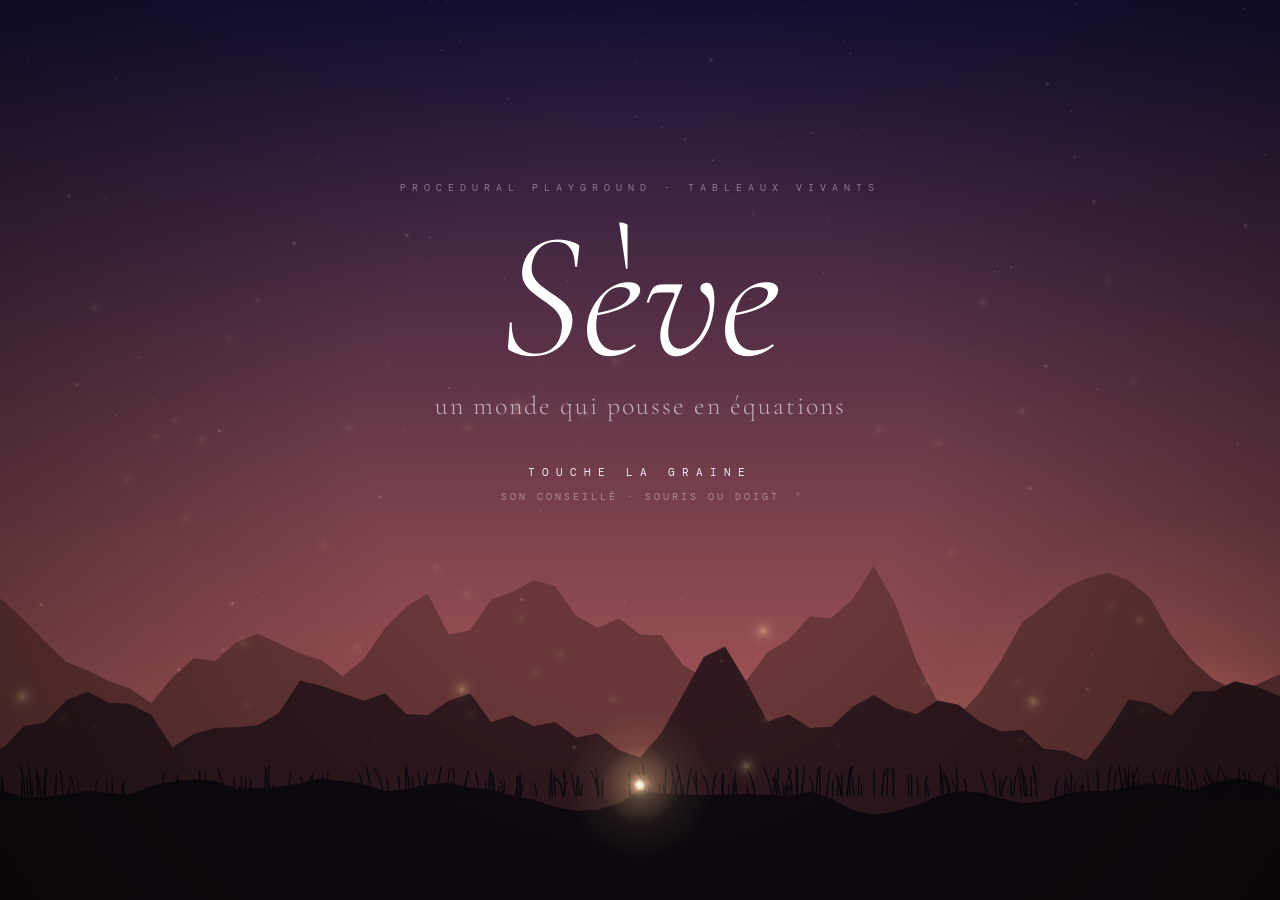
<file: seve/index.html>
<!DOCTYPE html>
<html lang="fr">
<head>
<meta charset="UTF-8">
<meta name="viewport" content="width=device-width, initial-scale=1.0, viewport-fit=cover">
<meta name="theme-color" content="#04030a">
<meta name="description" content="Sève — un monde qui pousse en équations. Seize tableaux vivants à explorer depuis un arbre-carrefour : lianes, êtres numériques, orbites musicales, réaction-diffusion, récif de Collatz, flocons, ondes, blob, alchimie, aurores boréales, épicycles de Fourier, survol, évolution de plantes, Jeu de la vie, champs magnétiques, musée de cadres impossibles. Soixante-quatre secrets.">
<title>Sève — un monde qui pousse en équations</title>
<link rel="icon" href="data:image/svg+xml,%3Csvg xmlns='http://www.w3.org/2000/svg' viewBox='0 0 32 32'%3E%3Ccircle cx='16' cy='16' r='14' fill='%2304030a'/%3E%3Cellipse cx='16' cy='17' rx='6' ry='8' fill='%23ffd48a'/%3E%3C/svg%3E">
<link rel="preconnect" href="https://fonts.googleapis.com">
<link rel="preconnect" href="https://fonts.gstatic.com" crossorigin>
<link href="https://fonts.googleapis.com/css2?family=Cormorant+Garamond:ital,wght@0,300;0,400;1,300;1,400&family=DM+Mono:wght@300;400&display=swap" rel="stylesheet">
<link rel="stylesheet" href="style.css">
</head>
<body>
<canvas id="world" aria-label="Monde procédural interactif"></canvas>
<div id="vignette" aria-hidden="true"></div>

<div id="ui">
  <a id="back" class="glass-btn" href="../accueil/" aria-label="Retour à l'accueil">
    <svg viewBox="0 0 24 24" width="18" height="18" aria-hidden="true"><path d="M15 18l-6-6 6-6"/></svg>
    <span id="back-label">Accueil</span>
  </a>

  <div id="tools">
    <button id="btn-voyage" class="glass-btn round" type="button" aria-label="Voyage : laisse-toi porter de tableau en tableau" aria-pressed="false" title="Voyage">
      <svg viewBox="0 0 24 24" width="18" height="18" aria-hidden="true"><circle cx="12" cy="12" r="9"/><path d="M15.6 8.4l-2.1 5.1-5.1 2.1 2.1-5.1z"/></svg>
    </button>
    <button id="btn-sound" class="glass-btn round" type="button" aria-label="Couper le son" title="Son">
      <svg class="on" viewBox="0 0 24 24" width="18" height="18" aria-hidden="true"><path d="M4 9v6h4l5 4V5L8 9H4z"/><path d="M16.5 8.5a5 5 0 0 1 0 7M19 6a8.5 8.5 0 0 1 0 12"/></svg>
      <svg class="off" viewBox="0 0 24 24" width="18" height="18" aria-hidden="true"><path d="M4 9v6h4l5 4V5L8 9H4z"/><path d="M17 9l5 6M22 9l-5 6"/></svg>
    </button>
    <button id="btn-carnet" class="glass-btn round" type="button" aria-label="Carnet de voyage" title="Carnet de voyage">
      <svg viewBox="0 0 24 24" width="18" height="18" aria-hidden="true"><path d="M5 4h11a3 3 0 0 1 3 3v13H8a3 3 0 0 1-3-3V4z"/><path d="M5 17a3 3 0 0 1 3-3h11"/><path d="M9 8h6"/></svg>
      <span id="secret-count" class="badge">0</span>
    </button>
    <button id="btn-help" class="glass-btn round" type="button" aria-label="Revoir les indications" title="Indications">
      <svg viewBox="0 0 24 24" width="18" height="18" aria-hidden="true"><path d="M9.2 9a3 3 0 1 1 4.3 2.7c-.9.5-1.5 1.2-1.5 2.3"/><path d="M12 17.5v.01"/></svg>
    </button>
  </div>

  <div id="title-card" aria-live="polite">
    <p id="tc-kicker"></p>
    <h1 id="tc-title"></h1>
    <p id="tc-sub"></p>
    <p id="tc-hint"></p>
  </div>

  <div id="seuil">
    <p class="kicker">Procedural Playground · Tableaux vivants</p>
    <h1>Sève</h1>
    <p class="sub">un monde qui pousse en équations</p>
    <p class="call">touche la graine</p>
    <p class="note">son conseillé · souris ou doigt</p>
  </div>

  <p id="realm-label"></p>
  <div id="toasts" aria-live="polite"></div>

  <div id="carnet" role="dialog" aria-modal="true" aria-labelledby="carnet-title" hidden>
    <div class="carnet-inner">
      <header>
        <div>
          <p class="kicker">Carnet de voyage</p>
          <h2 id="carnet-title">Ce que tu as trouvé</h2>
          <p id="carnet-stats"></p>
          <div id="carnet-progress" aria-hidden="true"></div>
        </div>
        <button id="carnet-close" class="glass-btn round" type="button" aria-label="Fermer le carnet">
          <svg viewBox="0 0 24 24" width="18" height="18" aria-hidden="true"><path d="M6 6l12 12M18 6L6 18"/></svg>
        </button>
      </header>
      <div id="carnet-list"></div>
    </div>
  </div>

  <div id="eclipse" aria-hidden="true"></div>
  <div id="veil" aria-hidden="true"></div>
</div>

<noscript><p class="noscript">Sève a besoin de JavaScript pour pousser.</p></noscript>
<script type="module" src="js/main.js"></script>
</body>
</html>
</file>
<file: seve/style.css>
/* Sève — interface. Le monde est dessiné dans le canvas ; ici, seulement le verre autour. */
*,*::before,*::after{margin:0;padding:0;box-sizing:border-box;}
:root{
  --bg:#04030a;
  --fg:#efe9ff;
  --muted:rgba(239,233,255,.66);
  --faint:rgba(239,233,255,.45);
  --glass:rgba(6,4,16,.52);
  --glass-strong:rgba(6,4,16,.86);
  --line:rgba(255,255,255,.14);
  --accent:#c9b8ff;
  --serif:'Cormorant Garamond',Georgia,'Times New Roman',serif;
  --mono:'DM Mono',ui-monospace,'SFMono-Regular',Menlo,monospace;
  --sat:env(safe-area-inset-top,0px);
  --sar:env(safe-area-inset-right,0px);
  --sab:env(safe-area-inset-bottom,0px);
  --sal:env(safe-area-inset-left,0px);
}
html,body{height:100%;background:var(--bg);color:var(--fg);overflow:hidden;overscroll-behavior:none;}
body{font-family:var(--mono);-webkit-user-select:none;user-select:none;-webkit-tap-highlight-color:transparent;}
#world{position:fixed;inset:0;width:100%;height:100%;display:block;touch-action:none;background:var(--bg);}
body.inverse #world{filter:invert(1) hue-rotate(180deg);}
/* Vignettage de l'Arbre : posé par-dessus le canvas, le compositeur le fait sans rien coûter au dessin */
#vignette{
  position:fixed;inset:0;pointer-events:none;z-index:1;opacity:0;transition:opacity .7s ease;
  background:radial-gradient(circle at 50% 49%,rgba(0,0,0,0) 30vmin,rgba(0,0,0,.55) 78vmax);
}
body[data-realm=arbre] #vignette{opacity:1;}
body.inverse #vignette{filter:invert(1);}

#ui{position:fixed;inset:0;pointer-events:none;z-index:2;}
#ui a,#ui button{pointer-events:auto;}

.glass-btn{
  display:inline-flex;align-items:center;justify-content:center;gap:8px;
  height:40px;padding:0 14px 0 10px;border-radius:999px;
  color:var(--fg);background:var(--glass);border:1px solid var(--line);
  -webkit-backdrop-filter:blur(12px);backdrop-filter:blur(12px);
  font:400 10px/1 var(--mono);letter-spacing:3px;text-transform:uppercase;text-decoration:none;
  cursor:pointer;transition:background .25s,border-color .25s,transform .25s,opacity .4s;
}
.glass-btn.round{width:40px;padding:0;position:relative;}
.glass-btn svg{fill:none;stroke:currentColor;stroke-width:1.6;stroke-linecap:round;stroke-linejoin:round;flex:none;}
.glass-btn:hover,.glass-btn:focus-visible{background:var(--glass-strong);border-color:color-mix(in srgb,var(--accent) 60%,transparent);}
.glass-btn:focus-visible{outline:2px solid var(--accent);outline-offset:3px;}

#back{position:absolute;top:calc(16px + var(--sat));left:calc(16px + var(--sal));}
#back:hover{transform:translateX(-2px);}
#tools{position:absolute;top:calc(16px + var(--sat));right:calc(16px + var(--sar));display:flex;gap:8px;}
#btn-voyage[aria-pressed=true]{border-color:var(--accent);background:var(--glass-strong);}
#btn-voyage[aria-pressed=true] svg{animation:spin 6s linear infinite;}
@keyframes spin{to{transform:rotate(360deg);}}
#btn-sound .off{display:none;}
body.muted #btn-sound .on{display:none;}
body.muted #btn-sound .off{display:block;}
.badge{
  position:absolute;top:-5px;right:-5px;min-width:18px;height:18px;padding:0 5px;border-radius:9px;
  background:var(--accent);color:#07040f;font:400 10px/18px var(--mono);letter-spacing:0;text-align:center;
}
.badge.pop{animation:pop .6s ease;}
@keyframes pop{0%{transform:scale(1);}40%{transform:scale(1.6);}100%{transform:scale(1);}}
body.pre #back,body.pre #tools,body.pre #realm-label{opacity:0;pointer-events:none;}

/* Carte de titre à l'entrée d'un tableau */
#title-card{
  position:absolute;left:50%;top:50%;transform:translate(-50%,-50%);
  width:min(680px,calc(100vw - 40px));text-align:center;
  opacity:0;transition:opacity 1.2s ease;pointer-events:none;
  text-shadow:0 2px 24px rgba(0,0,0,.85),0 0 2px rgba(0,0,0,.6);
}
#title-card.show{opacity:1;}
#tc-kicker{font-size:10px;letter-spacing:6px;text-transform:uppercase;color:var(--accent);margin-bottom:18px;}
#tc-title{font:italic 300 clamp(42px,8vw,92px)/.95 var(--serif);color:#fff;margin-bottom:16px;}
#tc-sub{font:300 clamp(17px,2.4vw,24px)/1.35 var(--serif);color:var(--muted);letter-spacing:.5px;margin-bottom:26px;}
#tc-hint{font-size:10.5px;line-height:2.1;letter-spacing:2.5px;text-transform:uppercase;color:var(--faint);}
#tc-hint b{color:var(--fg);font-weight:400;}

/* Seuil : avant la germination */
#seuil{
  position:absolute;left:50%;top:38%;transform:translate(-50%,-50%);
  width:min(640px,calc(100vw - 40px));text-align:center;transition:opacity 1.6s ease;
}
#seuil.gone{opacity:0;}
#seuil .kicker{font-size:10px;letter-spacing:6px;text-transform:uppercase;color:var(--faint);margin-bottom:26px;}
#seuil h1{font:italic 300 clamp(84px,17vw,180px)/.86 var(--serif);color:#fff;margin-bottom:14px;}
#seuil .sub{font:300 clamp(18px,2.6vw,26px)/1.3 var(--serif);color:var(--muted);letter-spacing:2px;margin-bottom:42px;}
#seuil .call{font-size:11px;letter-spacing:7px;text-transform:uppercase;color:var(--fg);animation:breathe 3.2s ease-in-out infinite;}
#seuil .note{margin-top:12px;font-size:9.5px;letter-spacing:3px;text-transform:uppercase;color:var(--faint);}
@keyframes breathe{0%,100%{opacity:.35;}50%{opacity:1;}}

#realm-label{
  position:absolute;left:calc(18px + var(--sal));bottom:calc(16px + var(--sab));
  font-size:9.5px;letter-spacing:3px;text-transform:uppercase;color:rgba(239,233,255,.6);
  transition:opacity .6s;max-width:70vw;text-shadow:0 0 3px rgba(4,3,12,.85),0 1px 8px rgba(4,3,12,.6),0 0 18px rgba(4,3,12,.35);
}

/* Notifications (secrets trouvés) */
#toasts{
  position:absolute;top:calc(68px + var(--sat));left:50%;transform:translateX(-50%);
  width:min(440px,calc(100vw - 32px));display:flex;flex-direction:column;gap:10px;
}
.toast{
  padding:16px 18px 15px;border-radius:14px;background:var(--glass-strong);
  border:1px solid color-mix(in srgb,var(--accent) 45%,transparent);
  -webkit-backdrop-filter:blur(14px);backdrop-filter:blur(14px);
  box-shadow:0 18px 50px -18px color-mix(in srgb,var(--accent) 70%,transparent);
  animation:toast-in .7s cubic-bezier(.2,.8,.2,1);transition:opacity .8s,transform .8s;
}
.toast.out{opacity:0;transform:translateY(-8px);}
.toast .k{font-size:9.5px;letter-spacing:4px;text-transform:uppercase;color:var(--accent);margin-bottom:6px;}
.toast .t{font:italic 400 22px/1.15 var(--serif);color:#fff;margin-bottom:6px;}
.toast .d{font-size:11px;line-height:1.85;color:var(--muted);}
@keyframes toast-in{from{opacity:0;transform:translateY(-14px) scale(.98);}to{opacity:1;transform:none;}}

/* Carnet de voyage */
#carnet{
  position:absolute;inset:0;z-index:5;pointer-events:auto;display:flex;align-items:center;justify-content:center;
  background:rgba(3,2,8,.72);-webkit-backdrop-filter:blur(6px);backdrop-filter:blur(6px);
  padding:calc(16px + var(--sat)) calc(16px + var(--sar)) calc(16px + var(--sab)) calc(16px + var(--sal));
}
#carnet[hidden]{display:none;}
.carnet-inner{
  width:min(720px,100%);max-height:100%;overflow:auto;-webkit-overflow-scrolling:touch;
  background:var(--glass-strong);border:1px solid var(--line);border-radius:18px;padding:28px 26px 30px;
  -webkit-user-select:text;user-select:text;
}
.carnet-inner header{display:flex;justify-content:space-between;align-items:flex-start;gap:16px;margin-bottom:22px;}
.carnet-inner .kicker{font-size:10px;letter-spacing:5px;text-transform:uppercase;color:var(--accent);margin-bottom:10px;}
.carnet-inner h2{font:italic 300 clamp(30px,5vw,44px)/1 var(--serif);color:#fff;margin-bottom:10px;}
#carnet-stats{font-size:10.5px;letter-spacing:2px;text-transform:uppercase;color:var(--muted);}
#carnet-progress{position:relative;height:2px;margin-top:14px;border-radius:2px;background:rgba(255,255,255,.08);overflow:hidden;}
#carnet-progress::after{content:'';position:absolute;inset:0;transform-origin:left;transform:scaleX(var(--k,0));background:linear-gradient(90deg,color-mix(in srgb,var(--accent) 40%,transparent),var(--accent));transition:transform 1.2s cubic-bezier(.2,.8,.2,1);}
.realm-block{border-top:1px solid var(--line);padding:20px 0 8px;}
.realm-card{display:grid;grid-template-columns:150px minmax(0,1fr);gap:18px;align-items:center;margin-bottom:12px;}
.thumb{
  position:relative;display:flex;align-items:center;justify-content:center;width:150px;aspect-ratio:3/2;padding:0;
  border-radius:10px;overflow:hidden;border:1px solid var(--line);background:#07050f;color:var(--faint);
  box-shadow:0 12px 28px -16px rgba(0,0,0,.95);font:italic 300 22px/1 var(--serif);
}
button.thumb{cursor:pointer;transition:border-color .3s,transform .3s;}
button.thumb:hover,button.thumb:focus-visible{border-color:color-mix(in srgb,var(--c) 70%,transparent);transform:translateY(-1px);}
button.thumb:focus-visible{outline:2px solid var(--c);outline-offset:3px;}
.thumb img{width:100%;height:100%;object-fit:cover;display:block;transition:transform .8s ease;}
button.thumb:hover img{transform:scale(1.05);}
.thumb::after{content:'';position:absolute;inset:0;border-radius:inherit;pointer-events:none;box-shadow:inset 0 0 0 1px rgba(255,255,255,.05),inset 0 -26px 30px -26px rgba(0,0,0,.7);}
.thumb.empty{border-style:dashed;background:repeating-linear-gradient(135deg,rgba(255,255,255,.025) 0 6px,transparent 6px 12px);box-shadow:none;}
.thumb.pale{background:radial-gradient(circle at 50% 60%,color-mix(in srgb,var(--c) 30%,transparent),transparent 70%),#07050f;}
.thumb.sealed{border-style:dashed;background:radial-gradient(circle at 50% 120%,rgba(180,140,255,.18),transparent 70%),#05040b;font:400 9px/1 var(--mono);letter-spacing:3px;text-transform:uppercase;}
.thumb.emblem{background:radial-gradient(circle at 50% 55%,rgba(255,236,200,.16),transparent 62%),#07050f;color:#fff3dc;font-size:26px;}
.realm-meta{min-width:0;}
.realm-meta .rk{display:flex;align-items:center;gap:8px;font-size:9.5px;letter-spacing:3px;text-transform:uppercase;color:var(--faint);margin-bottom:7px;}
.realm-meta .rk::before{content:'';flex:none;width:7px;height:7px;border-radius:50%;background:var(--c);box-shadow:0 0 8px color-mix(in srgb,var(--c) 70%,transparent);}
.realm-meta h3{font:italic 400 25px/1.08 var(--serif);color:#fff;margin-bottom:6px;}
.realm-meta .rs{font-size:9.5px;letter-spacing:2px;text-transform:uppercase;color:var(--muted);margin-bottom:12px;}
.realm-meta .rs:empty{display:none;}
.carnet-inner .go{
  font:400 9.5px/1 var(--mono);letter-spacing:3px;text-transform:uppercase;color:var(--fg);
  background:none;border:1px solid var(--line);border-radius:999px;padding:8px 12px;cursor:pointer;
}
.carnet-inner .go:hover,.carnet-inner .go:focus-visible{border-color:var(--c,var(--accent));}
.carnet-inner .soon{font-size:9.5px;letter-spacing:3px;text-transform:uppercase;color:var(--faint);}
@media (max-width:560px){
  .carnet-inner{padding:24px 18px 26px;}
  .realm-card{grid-template-columns:112px minmax(0,1fr);gap:14px;}
  .thumb{width:112px;}
  .realm-meta h3{font-size:21px;}
  .realm-meta .rk{letter-spacing:2px;}
}
.secret{display:flex;gap:12px;padding:8px 0;}
.secret .s{flex:none;width:16px;color:var(--faint);font-size:13px;line-height:1.5;}
.secret.found .s{color:var(--c,var(--accent));}
.secret .n{font:italic 400 18px/1.3 var(--serif);color:#fff;}
.secret .x{font-size:11px;line-height:1.85;color:var(--muted);margin-top:2px;}
.secret:not(.found) .n{color:var(--faint);}
.secret:not(.found) .x{font-style:italic;color:var(--faint);}

/* Barre d'outils propre à un tableau (posée en bas, sur le verre) */
.realm-bar{
  position:absolute;left:50%;bottom:calc(40px + var(--sab));transform:translateX(-50%);
  display:flex;gap:6px;flex-wrap:wrap;justify-content:center;align-items:center;
  width:min(900px,calc(100vw - 24px));pointer-events:auto;
}
.realm-bar button,.realm-bar .count{
  display:flex;align-items:center;gap:7px;height:34px;padding:0 13px;border-radius:999px;
  border:1px solid var(--line);background:var(--glass);color:var(--fg);
  font:400 9.5px/1 var(--mono);letter-spacing:2px;text-transform:uppercase;
  -webkit-backdrop-filter:blur(10px);backdrop-filter:blur(10px);
}
.realm-bar button{cursor:pointer;}
.realm-bar button:hover,.realm-bar button:focus-visible{border-color:var(--accent);}
.realm-bar button[aria-pressed=true]{border-color:var(--accent);background:var(--glass-strong);color:#fff;}
.realm-bar .count{min-width:110px;justify-content:center;border-style:dashed;}
@media (max-width:560px){.realm-bar button,.realm-bar .count{padding:0 10px;letter-spacing:1px;}}

/* Éclipse (secret) */
#eclipse{
  position:absolute;top:30%;left:-30vmin;width:26vmin;height:26vmin;border-radius:50%;
  background:#000;box-shadow:0 0 0 2px rgba(255,236,200,.5),0 0 60px 18px rgba(255,220,170,.35),0 0 180px 60px rgba(255,190,140,.12);
  opacity:0;
}
#eclipse.run{animation:eclipse 9s ease-in-out forwards;}
@keyframes eclipse{
  0%{opacity:0;transform:translateX(0);}
  12%{opacity:1;}
  50%{transform:translateX(calc(50vw + 17vmin));}
  88%{opacity:1;}
  100%{opacity:0;transform:translateX(calc(100vw + 60vmin));}
}

#veil{position:absolute;inset:0;z-index:6;background:#000;opacity:0;transition:opacity .45s ease;pointer-events:none;}
#veil.on{opacity:1;}

.noscript{position:fixed;inset:0;display:flex;align-items:center;justify-content:center;font:italic 24px var(--serif);color:var(--fg);}

@media (max-width:560px){
  #back-label{display:none;}
  #back{width:40px;padding:0;}
  #tc-hint{letter-spacing:1.6px;}
}
@media (prefers-reduced-motion:reduce){
  #seuil .call{animation:none;opacity:.9;}
  .toast{animation:none;}
  #title-card,#seuil,#veil{transition-duration:.2s;}
}
</file>
